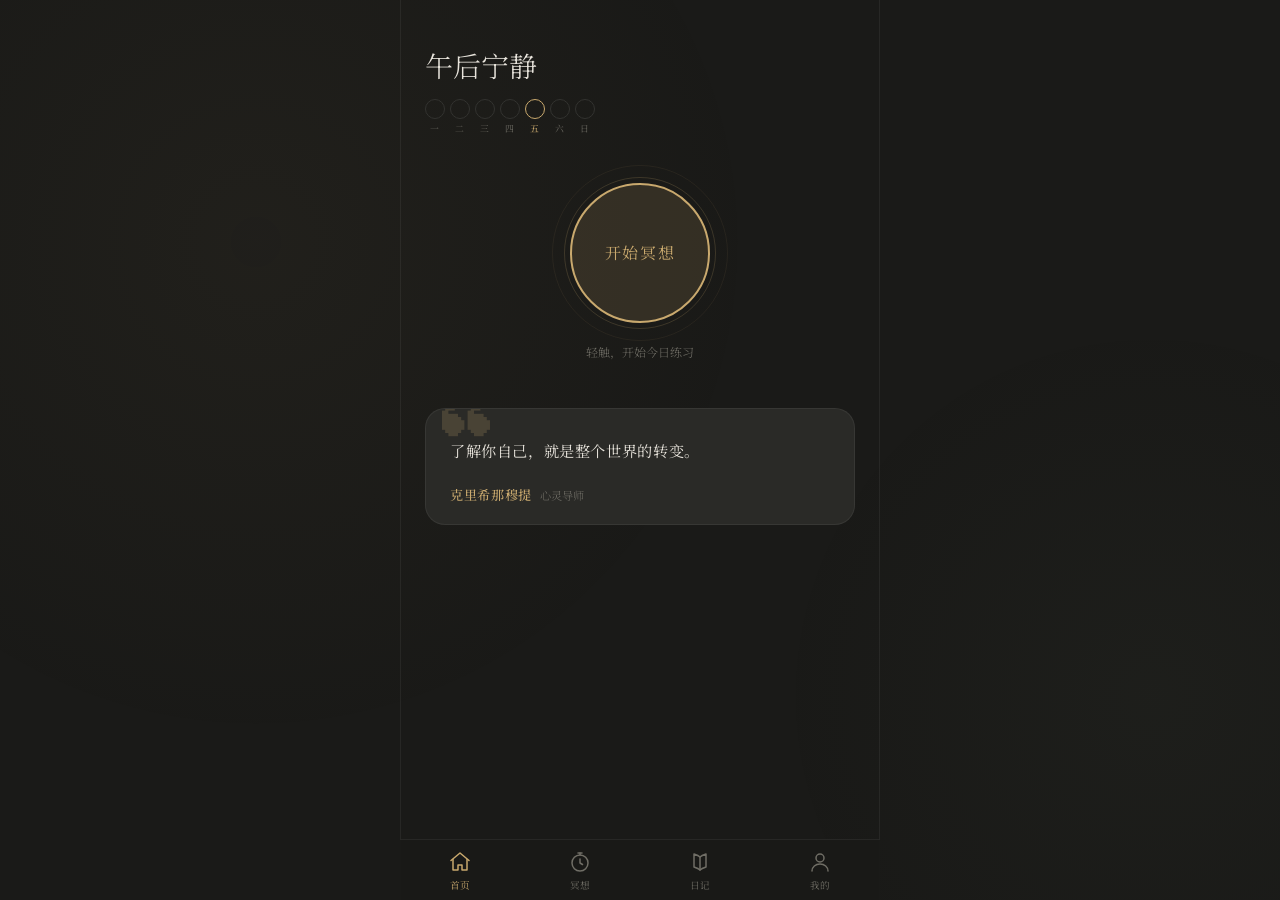
<file: index.html>
<!DOCTYPE html>
<html lang="zh-CN">
<head>
<meta charset="UTF-8">
<meta name="viewport" content="width=device-width, initial-scale=1.0">
<title>联结 · 冥想日记</title>
<link rel="preconnect" href="https://fonts.googleapis.com">
<link href="https://fonts.googleapis.com/css2?family=Noto+Serif+SC:wght@200;300;400;500;600&family=EB+Garamond:ital,wght@0,400;0,500;1,400&display=swap" rel="stylesheet">
<link rel="stylesheet" href="css/style.css">
<link rel="stylesheet" href="css/icons.css">
</head>
<body>

<div class="atmosphere"></div>

<div class="app-container">
  <div class="page-content">
    <div class="home-top">
      <div class="home-greeting">
        <h1 id="greeting-text">静坐片刻</h1>
        <!-- <p id="greeting-sub">让心安住于当下</p> -->
      </div>
      <div class="week-dots" id="week-dots"></div>
    </div>

    <div class="start-section">
      <a href="meditate.html" class="start-btn">开始冥想</a>
      <div class="start-hint">轻触，开始今日练习</div>
    </div>

    <!-- 每日金句 -->
    <div class="wisdom-section" id="wisdom-section"></div>

  </div>
</div>

<div class="tab-bar">
  <a class="tab-item active" href="index.html">
    <svg class="tab-icon" viewBox="0 0 24 24" fill="none" stroke="currentColor" stroke-width="1.5" stroke-linecap="round" stroke-linejoin="round"><path d="M3 10.5L12 3l9 7.5"/><path d="M5 9.5V20h5v-5h4v5h5V9.5"/></svg>
    <span class="tab-label">首页</span>
  </a>
  <a class="tab-item" href="meditate.html">
    <svg class="tab-icon" viewBox="0 0 24 24" fill="none" stroke="currentColor" stroke-width="1.5" stroke-linecap="round" stroke-linejoin="round"><circle cx="12" cy="13" r="8"/><path d="M12 9v4l2.5 1.5"/><path d="M12 5v-2"/><path d="M10 3h4"/></svg>
    <span class="tab-label">冥想</span>
  </a>
  <a class="tab-item" href="journal.html">
    <svg class="tab-icon" viewBox="0 0 24 24" fill="none" stroke="currentColor" stroke-width="1.5" stroke-linecap="round" stroke-linejoin="round"><path d="M12 20c-1.5-1.5-6-3-6-3V4c0 0 4.5 1.5 6 3 1.5-1.5 6-3 6-3v13c0 0-4.5 1.5-6 3z"/><path d="M12 7v13"/></svg>
    <span class="tab-label">日记</span>
  </a>
  <a class="tab-item" href="profile.html">
    <svg class="tab-icon" viewBox="0 0 24 24" fill="none" stroke="currentColor" stroke-width="1.5" stroke-linecap="round" stroke-linejoin="round"><circle cx="12" cy="8" r="4"/><path d="M4 21c0-4 3.5-7 8-7s8 3 8 7"/></svg>
    <span class="tab-label">我的</span>
  </a>
</div>

<div class="toast" id="toast"></div>

<script src="js/constants.js"></script>
<script src="js/store.js"></script>
<script src="js/utils.js"></script>
<script src="js/home.js"></script>
</body>
</html>
</file>
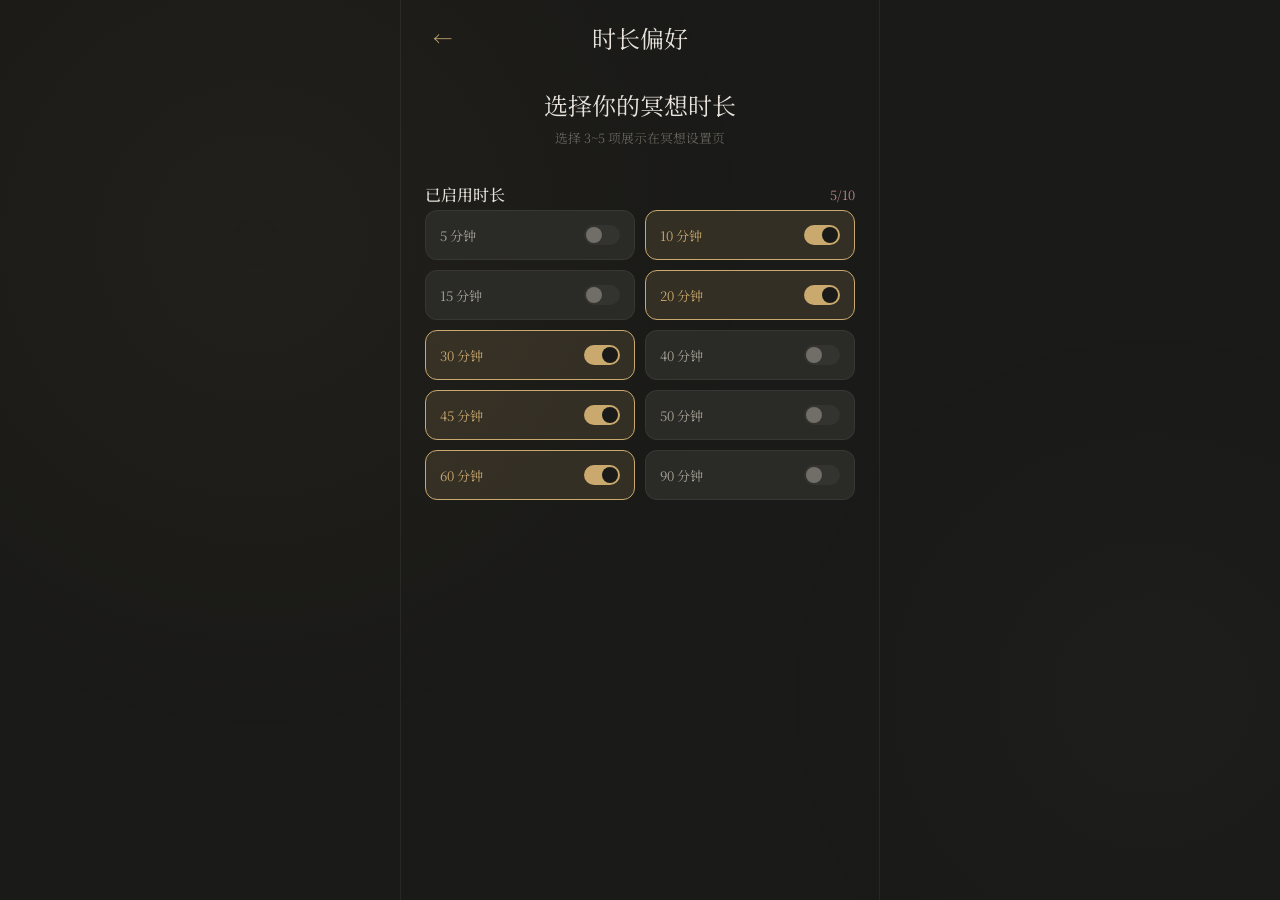
<file: dur-prefs.html>
<!DOCTYPE html>
<html lang="zh-CN">
<head>
<meta charset="UTF-8">
<meta name="viewport" content="width=device-width, initial-scale=1.0">
<title>时长偏好</title>
<link rel="preconnect" href="https://fonts.googleapis.com">
<link href="https://fonts.googleapis.com/css2?family=Noto+Serif+SC:wght@200;300;400;500;600&family=EB+Garamond:ital,wght@0,400;0,500;1,400&display=swap" rel="stylesheet">
<link rel="stylesheet" href="css/style.css">
<link rel="stylesheet" href="css/icons.css">
</head>
<body>

<div class="atmosphere"></div>

<div class="app-container">
  <div class="settings-top-bar">
    <a class="nav-back" href="settings.html" title="返回">←</a>
    <h1 class="settings-top-title">时长偏好</h1>
    <div style="width:36px"></div>
  </div>

  <div class="page-content">
    <div class="settings-header">
      <h1>选择你的冥想时长</h1>
      <p>选择 3~5 项展示在冥想设置页</p>
    </div>

    <div class="settings-section">
      <div class="settings-section-header">
        <h2>已启用时长</h2>
        <span class="settings-count" id="dur-count">5/10</span>
      </div>
      <div class="dur-toggle-grid" id="dur-toggle-grid"></div>
    </div>
  </div>
</div>

<div class="toast" id="toast"></div>

<script src="js/constants.js"></script>
<script src="js/store.js"></script>
<script src="js/utils.js"></script>
<script src="js/settings.js"></script>
</body>
</html>
</file>
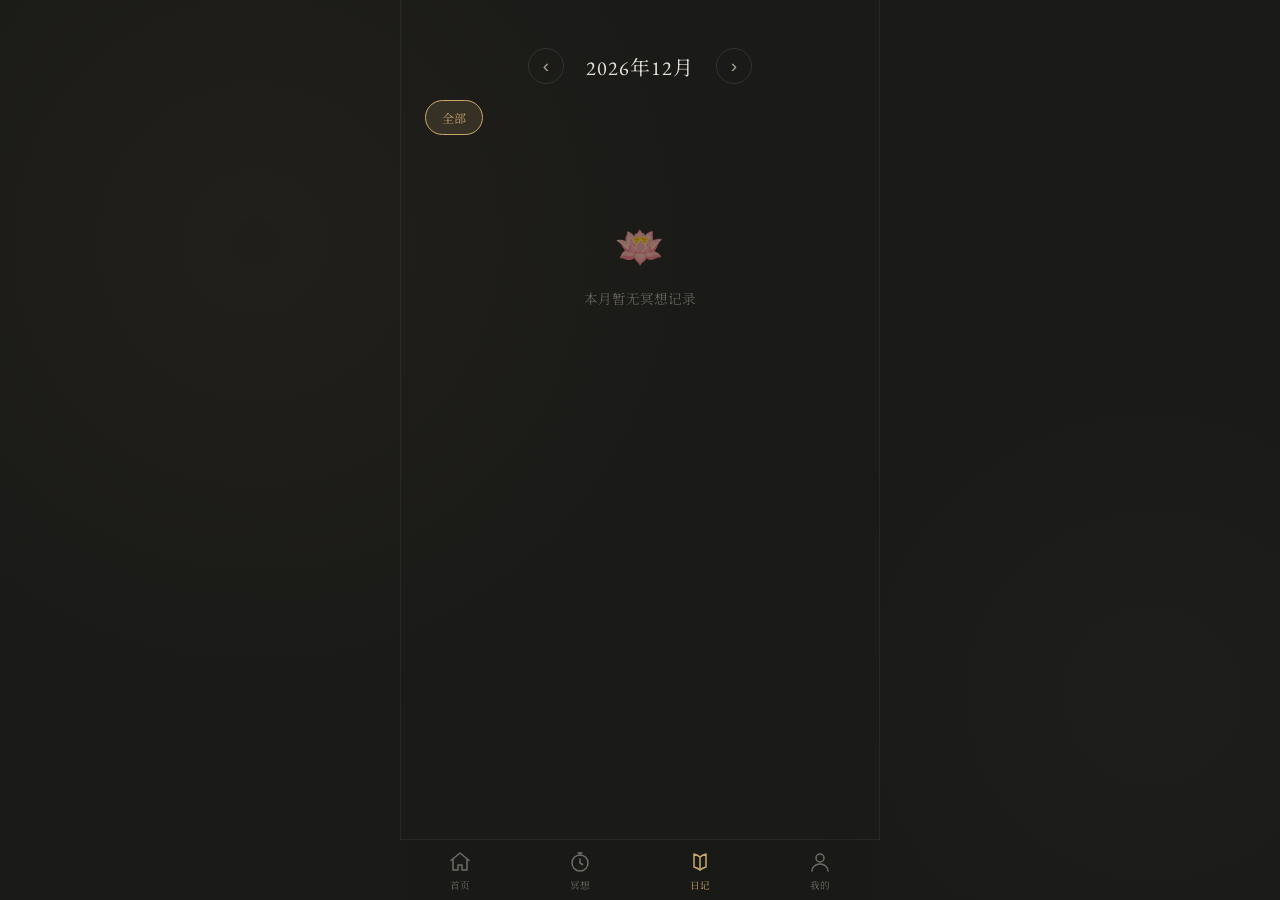
<file: journal.html>
<!DOCTYPE html>
<html lang="zh-CN">
<head>
<meta charset="UTF-8">
<meta name="viewport" content="width=device-width, initial-scale=1.0">
<title>日记 · 禅心</title>
<link rel="preconnect" href="https://fonts.googleapis.com">
<link href="https://fonts.googleapis.com/css2?family=Noto+Serif+SC:wght@200;300;400;500;600&family=EB+Garamond:ital,wght@0,400;0,500;1,400&display=swap" rel="stylesheet">
<link rel="stylesheet" href="css/style.css">
<link rel="stylesheet" href="css/icons.css">
</head>
<body>

<div class="atmosphere"></div>

<div class="app-container">
  <div class="page-content">
    <div class="journal-header">
      <div class="journal-month-nav">
        <button class="journal-month-btn" onclick="changeMonth(-1)">‹</button>
        <h1 id="journal-month-label"></h1>
        <button class="journal-month-btn" onclick="changeMonth(1)">›</button>
      </div>
    </div>

    <div class="journal-filters" id="journal-filters"></div>

    <div id="journal-entries"></div>
  </div>
</div>

<!-- Detail Modal -->
<div class="modal-overlay" id="detail-modal">
  <div class="modal-sheet" id="detail-sheet"></div>
</div>

<!-- Share Modal -->
<div class="modal-overlay" id="share-modal">
  <div class="modal-sheet" id="share-sheet"></div>
</div>

<div class="tab-bar">
  <a class="tab-item" href="index.html">
    <svg class="tab-icon" viewBox="0 0 24 24" fill="none" stroke="currentColor" stroke-width="1.5" stroke-linecap="round" stroke-linejoin="round"><path d="M3 10.5L12 3l9 7.5"/><path d="M5 9.5V20h5v-5h4v5h5V9.5"/></svg>
    <span class="tab-label">首页</span>
  </a>
  <a class="tab-item" href="meditate.html">
    <svg class="tab-icon" viewBox="0 0 24 24" fill="none" stroke="currentColor" stroke-width="1.5" stroke-linecap="round" stroke-linejoin="round"><circle cx="12" cy="13" r="8"/><path d="M12 9v4l2.5 1.5"/><path d="M12 5v-2"/><path d="M10 3h4"/></svg>
    <span class="tab-label">冥想</span>
  </a>
  <a class="tab-item active" href="journal.html">
    <svg class="tab-icon" viewBox="0 0 24 24" fill="none" stroke="currentColor" stroke-width="1.5" stroke-linecap="round" stroke-linejoin="round"><path d="M12 20c-1.5-1.5-6-3-6-3V4c0 0 4.5 1.5 6 3 1.5-1.5 6-3 6-3v13c0 0-4.5 1.5-6 3z"/><path d="M12 7v13"/></svg>
    <span class="tab-label">日记</span>
  </a>
  <a class="tab-item" href="profile.html">
    <svg class="tab-icon" viewBox="0 0 24 24" fill="none" stroke="currentColor" stroke-width="1.5" stroke-linecap="round" stroke-linejoin="round"><circle cx="12" cy="8" r="4"/><path d="M4 21c0-4 3.5-7 8-7s8 3 8 7"/></svg>
    <span class="tab-label">我的</span>
  </a>
</div>

<div class="toast" id="toast"></div>
<canvas class="share-canvas" id="share-canvas" width="600" height="800"></canvas>

<script src="js/constants.js"></script>
<script src="js/store.js"></script>
<script src="js/utils.js"></script>
<script src="js/journal.js"></script>
</body>
</html>
</file>
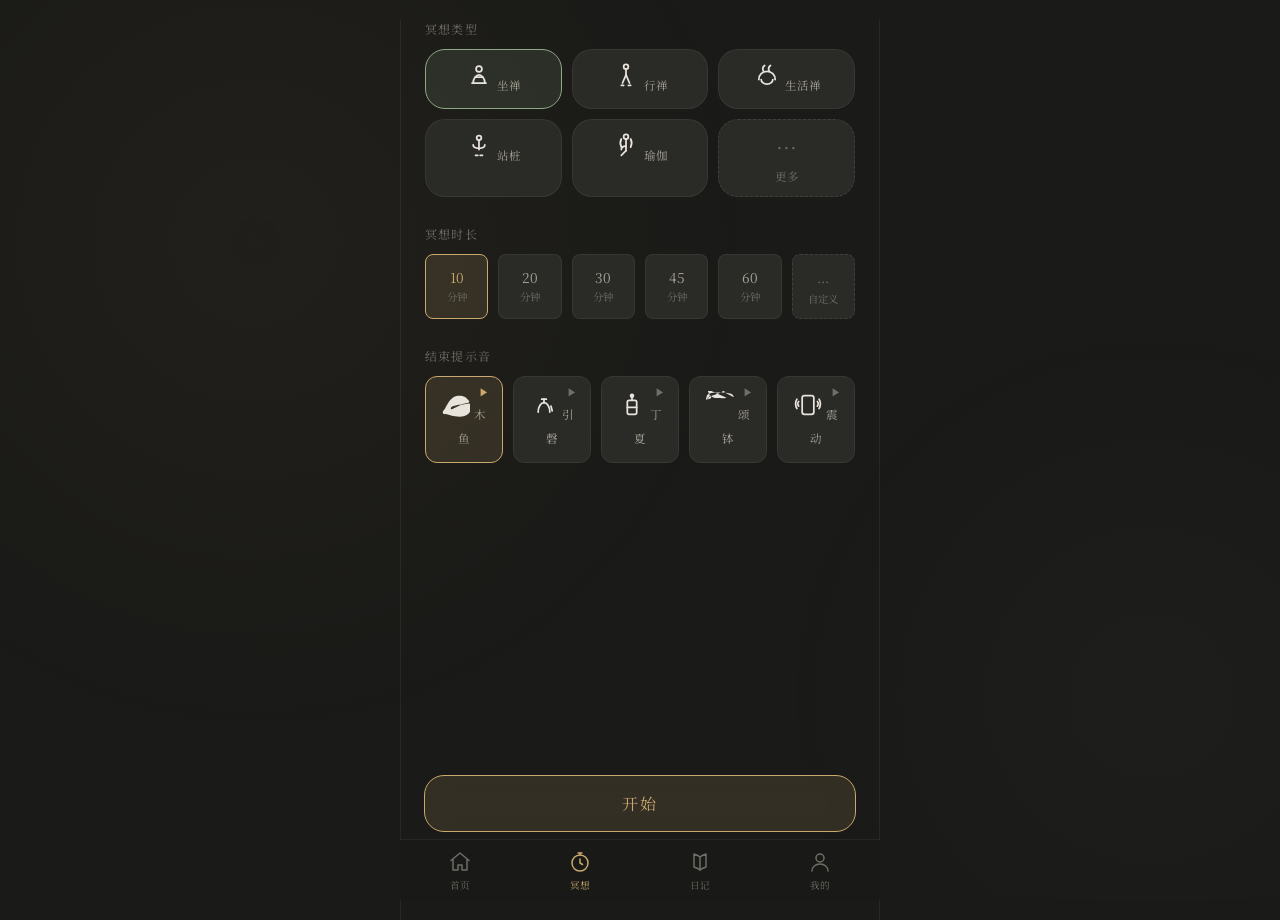
<file: meditate.html>
<!DOCTYPE html>
<html lang="zh-CN">
<head>
<meta charset="UTF-8">
<meta name="viewport" content="width=device-width, initial-scale=1.0">
<title>准备冥想</title>
<link rel="preconnect" href="https://fonts.googleapis.com">
<link href="https://fonts.googleapis.com/css2?family=Noto+Serif+SC:wght@200;300;400;500;600&family=EB+Garamond:ital,wght@0,400;0,500;1,400&display=swap" rel="stylesheet">
<link rel="stylesheet" href="css/style.css">
<link rel="stylesheet" href="css/icons.css">
</head>
<body>

<div class="atmosphere"></div>

<div class="app-container">
  <div class="page-content">

    <div class="setup-section">
      <div class="setup-label">冥想类型</div>
      <div class="type-scroll" id="type-scroll"></div>
    </div>

    <div class="setup-section">
      <div class="setup-label">冥想时长</div>
      <div class="duration-presets" id="duration-presets"></div>
    </div>

    <div class="setup-section">
      <div class="setup-label">结束提示音</div>
      <div class="sound-scroll" id="sound-scroll"></div>
    </div>

    <div class="begin-btn-spacer"></div>
  </div>

  <button class="begin-btn" id="begin-btn" onclick="beginMeditation()" disabled>开始</button>
</div>

<div class="tab-bar">
  <a class="tab-item" href="index.html">
    <svg class="tab-icon" viewBox="0 0 24 24" fill="none" stroke="currentColor" stroke-width="1.5" stroke-linecap="round" stroke-linejoin="round"><path d="M3 10.5L12 3l9 7.5"/><path d="M5 9.5V20h5v-5h4v5h5V9.5"/></svg>
    <span class="tab-label">首页</span>
  </a>
  <a class="tab-item active" href="meditate.html">
    <svg class="tab-icon" viewBox="0 0 24 24" fill="none" stroke="currentColor" stroke-width="1.5" stroke-linecap="round" stroke-linejoin="round"><circle cx="12" cy="13" r="8"/><path d="M12 9v4l2.5 1.5"/><path d="M12 5v-2"/><path d="M10 3h4"/></svg>
    <span class="tab-label">冥想</span>
  </a>
  <a class="tab-item" href="journal.html">
    <svg class="tab-icon" viewBox="0 0 24 24" fill="none" stroke="currentColor" stroke-width="1.5" stroke-linecap="round" stroke-linejoin="round"><path d="M12 20c-1.5-1.5-6-3-6-3V4c0 0 4.5 1.5 6 3 1.5-1.5 6-3 6-3v13c0 0-4.5 1.5-6 3z"/><path d="M12 7v13"/></svg>
    <span class="tab-label">日记</span>
  </a>
  <a class="tab-item" href="profile.html">
    <svg class="tab-icon" viewBox="0 0 24 24" fill="none" stroke="currentColor" stroke-width="1.5" stroke-linecap="round" stroke-linejoin="round"><circle cx="12" cy="8" r="4"/><path d="M4 21c0-4 3.5-7 8-7s8 3 8 7"/></svg>
    <span class="tab-label">我的</span>
  </a>
</div>

<div class="toast" id="toast"></div>

<!-- Type Picker Sheet -->
<div class="setup-sheet-overlay" id="type-sheet-overlay" onclick="closeTypeSheet()">
  <div class="setup-sheet" onclick="event.stopPropagation()">
    <div class="setup-sheet-handle"></div>
    <div class="setup-sheet-title">选择冥想类型</div>
    <div class="type-picker-list" id="type-picker-list"></div>
  </div>
</div>

<!-- Custom Duration Sheet -->
<div class="setup-sheet-overlay" id="dur-sheet-overlay" onclick="closeDurSheet()">
  <div class="setup-sheet" onclick="event.stopPropagation()">
    <div class="setup-sheet-handle"></div>
    <div class="setup-sheet-title">自定义时长</div>
    <div class="custom-dur-section">
      <div class="custom-dur-mode">
        <button class="custom-dur-mode-btn active" id="countdown-mode-btn" onclick="setCountUpMode(false)">倒计时</button>
        <button class="custom-dur-mode-btn" id="countup-mode-btn" onclick="setCountUpMode(true)">正计时</button>
      </div>
      <div id="custom-dur-value-section">
        <div class="custom-dur-value" id="custom-dur-value">20</div>
        <div class="custom-dur-unit">分钟</div>
      </div>
      <div id="custom-dur-infinity" style="display:none">
        <svg class="custom-dur-infinity-icon" viewBox="0 0 80 40" xmlns="http://www.w3.org/2000/svg" fill="none" stroke="currentColor" stroke-width="3.5" stroke-linecap="round">
          <path d="M20 20c0-7.7 6.3-14 14-14s14 6.3 14 14-6.3 14-14 14S20 27.7 20 20z"/>
          <path d="M40 20c0-7.7 6.3-14 14-14s14 6.3 14 14-6.3 14-14 14-14-6.3-14-14z"/>
        </svg>
      </div>
      <div id="custom-dur-slider-section">
        <input type="range" class="custom-dur-slider" id="custom-dur-slider"
               min="5" max="120" step="5" value="20" oninput="onCustomDurChange(this.value)">
        <div class="custom-dur-labels">
          <span>5分钟</span>
          <span>120分钟</span>
        </div>
      </div>
      <button class="custom-dur-confirm" onclick="confirmCustomDur()">确定</button>
    </div>
  </div>
</div>

<script src="js/constants.js"></script>
<script src="js/store.js"></script>
<script src="js/session.js"></script>
<script src="js/audio.js"></script>
<script src="js/utils.js"></script>
<script src="js/meditate.js"></script>
</body>
</html>
</file>
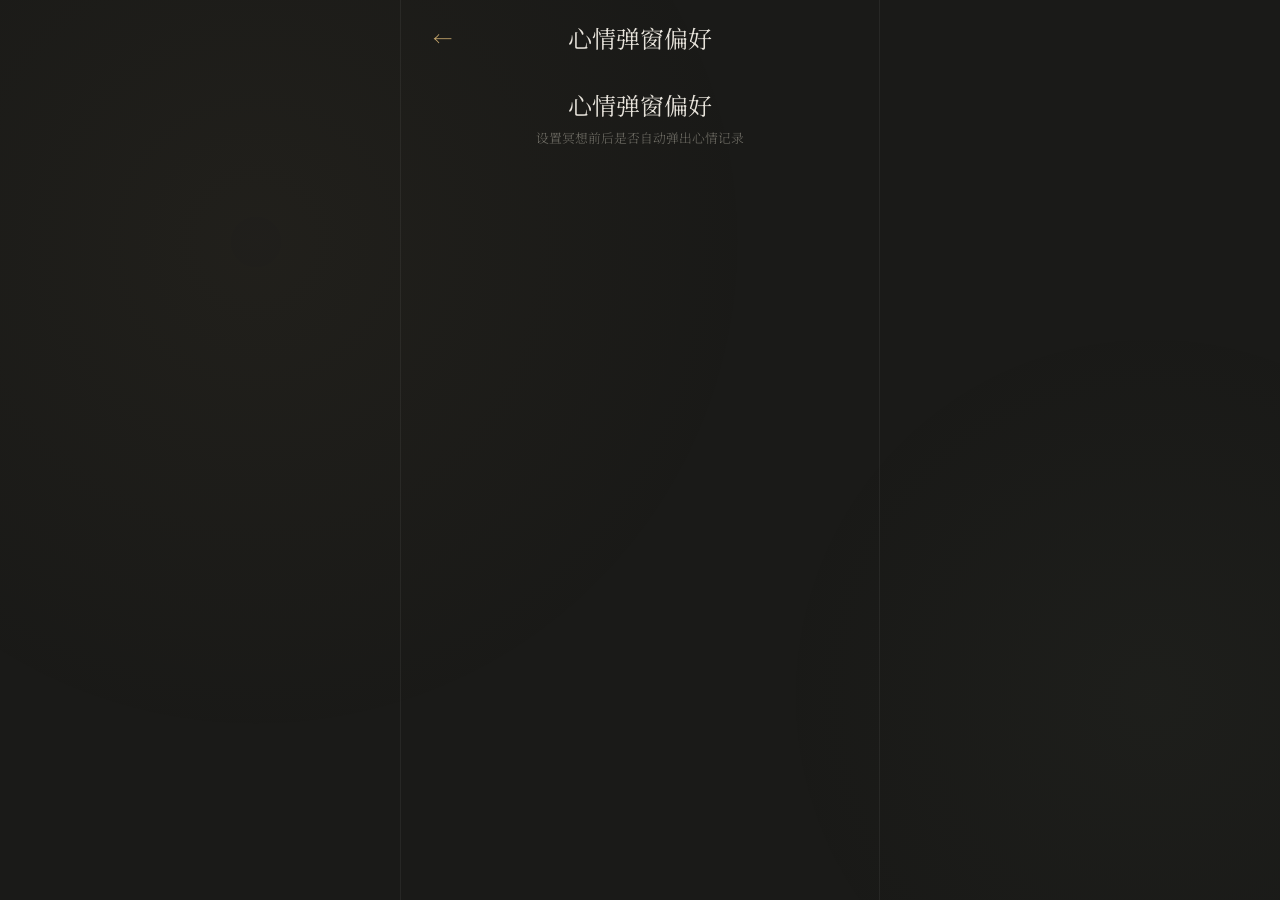
<file: mood-prefs.html>
<!DOCTYPE html>
<html lang="zh-CN">
<head>
<meta charset="UTF-8">
<meta name="viewport" content="width=device-width, initial-scale=1.0">
<title>心情弹窗偏好</title>
<link rel="preconnect" href="https://fonts.googleapis.com">
<link href="https://fonts.googleapis.com/css2?family=Noto+Serif+SC:wght@200;300;400;500;600&family=EB+Garamond:ital,wght@0,400;0,500;1,400&display=swap" rel="stylesheet">
<link rel="stylesheet" href="css/style.css">
<link rel="stylesheet" href="css/icons.css">
</head>
<body>

<div class="atmosphere"></div>

<div class="app-container">
  <div class="settings-top-bar">
    <a class="nav-back" href="settings.html" title="返回">←</a>
    <h1 class="settings-top-title">心情弹窗偏好</h1>
    <div style="width:36px"></div>
  </div>

  <div class="page-content">
    <div class="settings-header">
      <h1>心情弹窗偏好</h1>
      <p>设置冥想前后是否自动弹出心情记录</p>
    </div>

    <div class="settings-section">
      <div class="mood-popup-toggle-list" id="mood-popup-toggle-list"></div>
    </div>
  </div>
</div>

<div class="toast" id="toast"></div>

<script src="js/constants.js"></script>
<script src="js/store.js"></script>
<script src="js/utils.js"></script>
<script src="js/settings.js"></script>
</body>
</html>
</file>
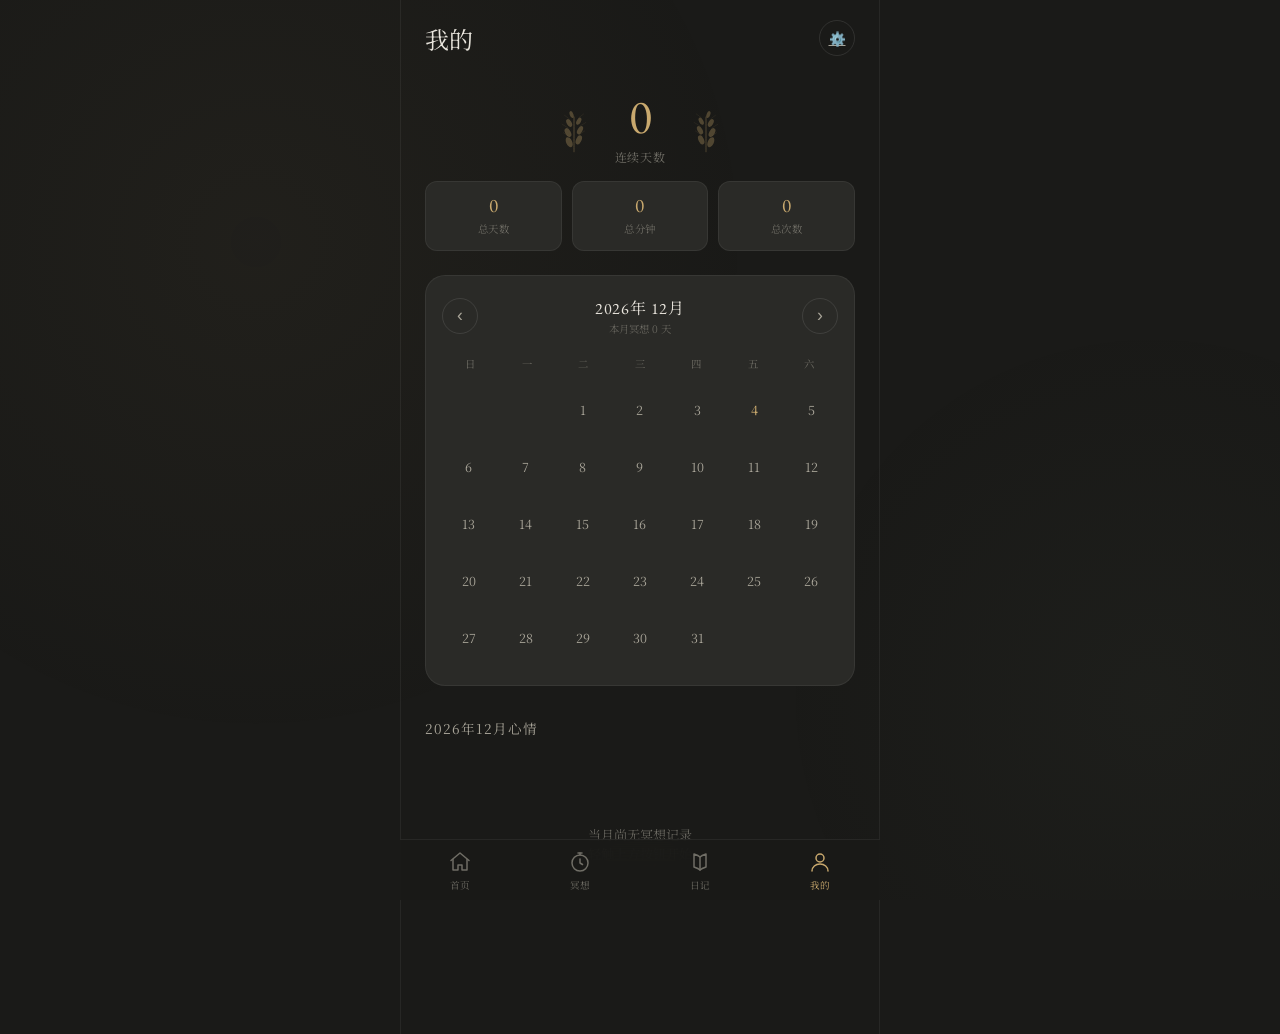
<file: profile.html>
<!DOCTYPE html>
<html lang="zh-CN">
<head>
<meta charset="UTF-8">
<meta name="viewport" content="width=device-width, initial-scale=1.0">
<title>我的</title>
<link rel="preconnect" href="https://fonts.googleapis.com">
<link href="https://fonts.googleapis.com/css2?family=Noto+Serif+SC:wght@200;300;400;500;600&family=EB+Garamond:ital,wght@0,400;0,500;1,400&display=swap" rel="stylesheet">
<link rel="stylesheet" href="css/style.css">
<link rel="stylesheet" href="css/icons.css">
</head>
<body>

<div class="atmosphere"></div>

<div class="app-container">
  <!-- 页面顶栏：标题 + 设置按钮 -->
  <div class="profile-top-bar">
    <h1 class="profile-title">我的</h1>
    <a class="nav-btn" href="settings.html" title="设置">⚙️</a>
  </div>

  <div class="page-content">
    <!-- 数据概况（可点击跳转统计页） -->
    <div class="profile-stats" onclick="location.href='stats.html'">
      <div class="profile-stat-highlight">
        <svg class="wheat-deco wheat-left" viewBox="0 0 60 80" fill="none" xmlns="http://www.w3.org/2000/svg">
          <!-- 左侧稻穗 -->
          <path d="M30 78 C30 78 30 50 30 20" stroke="currentColor" stroke-width="1.2" stroke-linecap="round"/>
          <!-- 谷粒：从下到上，从大到小 -->
          <ellipse cx="22" cy="62" rx="5" ry="9" transform="rotate(-25 22 62)"/>
          <ellipse cx="38" cy="58" rx="4.5" ry="8" transform="rotate(25 38 58)"/>
          <ellipse cx="20" cy="46" rx="4.5" ry="8" transform="rotate(-30 20 46)"/>
          <ellipse cx="40" cy="42" rx="4" ry="7.5" transform="rotate(30 40 42)"/>
          <ellipse cx="22" cy="30" rx="4" ry="7" transform="rotate(-30 22 30)"/>
          <ellipse cx="38" cy="27" rx="3.5" ry="6.5" transform="rotate(28 38 27)"/>
          <ellipse cx="26" cy="16" rx="3" ry="6" transform="rotate(-20 26 16)"/>
          <!-- 芒须 -->
          <line x1="22" y1="53" x2="12" y2="46" stroke="currentColor" stroke-width="0.6" stroke-linecap="round" opacity="0.5"/>
          <line x1="38" y1="50" x2="48" y2="43" stroke="currentColor" stroke-width="0.6" stroke-linecap="round" opacity="0.5"/>
          <line x1="20" y1="38" x2="10" y2="32" stroke="currentColor" stroke-width="0.6" stroke-linecap="round" opacity="0.5"/>
          <line x1="40" y1="35" x2="50" y2="29" stroke="currentColor" stroke-width="0.6" stroke-linecap="round" opacity="0.5"/>
          <line x1="22" y1="23" x2="14" y2="17" stroke="currentColor" stroke-width="0.6" stroke-linecap="round" opacity="0.5"/>
          <line x1="38" y1="21" x2="46" y2="15" stroke="currentColor" stroke-width="0.6" stroke-linecap="round" opacity="0.5"/>
        </svg>
        <div class="profile-stat-highlight-inner">
          <div class="profile-stat-highlight-value" id="p-streak">0</div>
          <div class="profile-stat-highlight-label">连续天数</div>
        </div>
        <svg class="wheat-deco wheat-right" viewBox="0 0 60 80" fill="none" xmlns="http://www.w3.org/2000/svg">
          <!-- 右侧稻穗（镜像） -->
          <path d="M30 78 C30 78 30 50 30 20" stroke="currentColor" stroke-width="1.2" stroke-linecap="round"/>
          <ellipse cx="22" cy="62" rx="5" ry="9" transform="rotate(-25 22 62)"/>
          <ellipse cx="38" cy="58" rx="4.5" ry="8" transform="rotate(25 38 58)"/>
          <ellipse cx="20" cy="46" rx="4.5" ry="8" transform="rotate(-30 20 46)"/>
          <ellipse cx="40" cy="42" rx="4" ry="7.5" transform="rotate(30 40 42)"/>
          <ellipse cx="22" cy="30" rx="4" ry="7" transform="rotate(-30 22 30)"/>
          <ellipse cx="38" cy="27" rx="3.5" ry="6.5" transform="rotate(28 38 27)"/>
          <ellipse cx="26" cy="16" rx="3" ry="6" transform="rotate(-20 26 16)"/>
          <line x1="22" y1="53" x2="12" y2="46" stroke="currentColor" stroke-width="0.6" stroke-linecap="round" opacity="0.5"/>
          <line x1="38" y1="50" x2="48" y2="43" stroke="currentColor" stroke-width="0.6" stroke-linecap="round" opacity="0.5"/>
          <line x1="20" y1="38" x2="10" y2="32" stroke="currentColor" stroke-width="0.6" stroke-linecap="round" opacity="0.5"/>
          <line x1="40" y1="35" x2="50" y2="29" stroke="currentColor" stroke-width="0.6" stroke-linecap="round" opacity="0.5"/>
          <line x1="22" y1="23" x2="14" y2="17" stroke="currentColor" stroke-width="0.6" stroke-linecap="round" opacity="0.5"/>
          <line x1="38" y1="21" x2="46" y2="15" stroke="currentColor" stroke-width="0.6" stroke-linecap="round" opacity="0.5"/>
        </svg>
      </div>
      <div class="profile-stat-row">
        <div class="profile-stat-item">
          <div class="profile-stat-value" id="p-total">0</div>
          <div class="profile-stat-label">总天数</div>
        </div>
        <div class="profile-stat-item">
          <div class="profile-stat-value" id="p-minutes">0</div>
          <div class="profile-stat-label">总分钟</div>
        </div>
        <div class="profile-stat-item">
          <div class="profile-stat-value" id="p-month">0</div>
          <div class="profile-stat-label">总次数</div>
        </div>
      </div>
    </div>

    <!-- 冥想日历 -->
    <div class="calendar-section">
      <div class="calendar-header">
        <button class="calendar-nav-btn" onclick="changeMonth(-1)">‹</button>
        <div class="calendar-title-group">
          <span class="calendar-month-label" id="calendar-month-label"></span>
          <span class="calendar-month-sub" id="calendar-month-sub"></span>
        </div>
        <button class="calendar-nav-btn" onclick="changeMonth(1)">›</button>
      </div>
      <div class="calendar-weekdays">
        <span>日</span><span>一</span><span>二</span><span>三</span><span>四</span><span>五</span><span>六</span>
      </div>
      <div class="calendar-days" id="calendar-days"></div>
    </div>

    <!-- 选中日期的记录列表 -->
    <div class="calendar-day-detail" id="calendar-day-detail"></div>

    <!-- 本月心情散点图 -->
    <div class="mood-scatter-section">
      <div class="section-header">
        <h2 id="mood-scatter-title">本月心情</h2>
      </div>
      <div class="mood-scatter-container" id="mood-scatter">
        <div class="mood-scatter-empty">尚无冥想记录</div>
      </div>
    </div>
  </div>
</div>

<div class="tab-bar">
  <a class="tab-item" href="index.html">
    <svg class="tab-icon" viewBox="0 0 24 24" fill="none" stroke="currentColor" stroke-width="1.5" stroke-linecap="round" stroke-linejoin="round"><path d="M3 10.5L12 3l9 7.5"/><path d="M5 9.5V20h5v-5h4v5h5V9.5"/></svg>
    <span class="tab-label">首页</span>
  </a>
  <a class="tab-item" href="meditate.html">
    <svg class="tab-icon" viewBox="0 0 24 24" fill="none" stroke="currentColor" stroke-width="1.5" stroke-linecap="round" stroke-linejoin="round"><circle cx="12" cy="13" r="8"/><path d="M12 9v4l2.5 1.5"/><path d="M12 5v-2"/><path d="M10 3h4"/></svg>
    <span class="tab-label">冥想</span>
  </a>
  <a class="tab-item" href="journal.html">
    <svg class="tab-icon" viewBox="0 0 24 24" fill="none" stroke="currentColor" stroke-width="1.5" stroke-linecap="round" stroke-linejoin="round"><path d="M12 20c-1.5-1.5-6-3-6-3V4c0 0 4.5 1.5 6 3 1.5-1.5 6-3 6-3v13c0 0-4.5 1.5-6 3z"/><path d="M12 7v13"/></svg>
    <span class="tab-label">日记</span>
  </a>
  <a class="tab-item active" href="profile.html">
    <svg class="tab-icon" viewBox="0 0 24 24" fill="none" stroke="currentColor" stroke-width="1.5" stroke-linecap="round" stroke-linejoin="round"><circle cx="12" cy="8" r="4"/><path d="M4 21c0-4 3.5-7 8-7s8 3 8 7"/></svg>
    <span class="tab-label">我的</span>
  </a>
</div>

<div class="toast" id="toast"></div>

<script src="js/constants.js"></script>
<script src="js/store.js"></script>
<script src="js/utils.js"></script>
<script src="js/profile.js"></script>
</body>
</html>
</file>
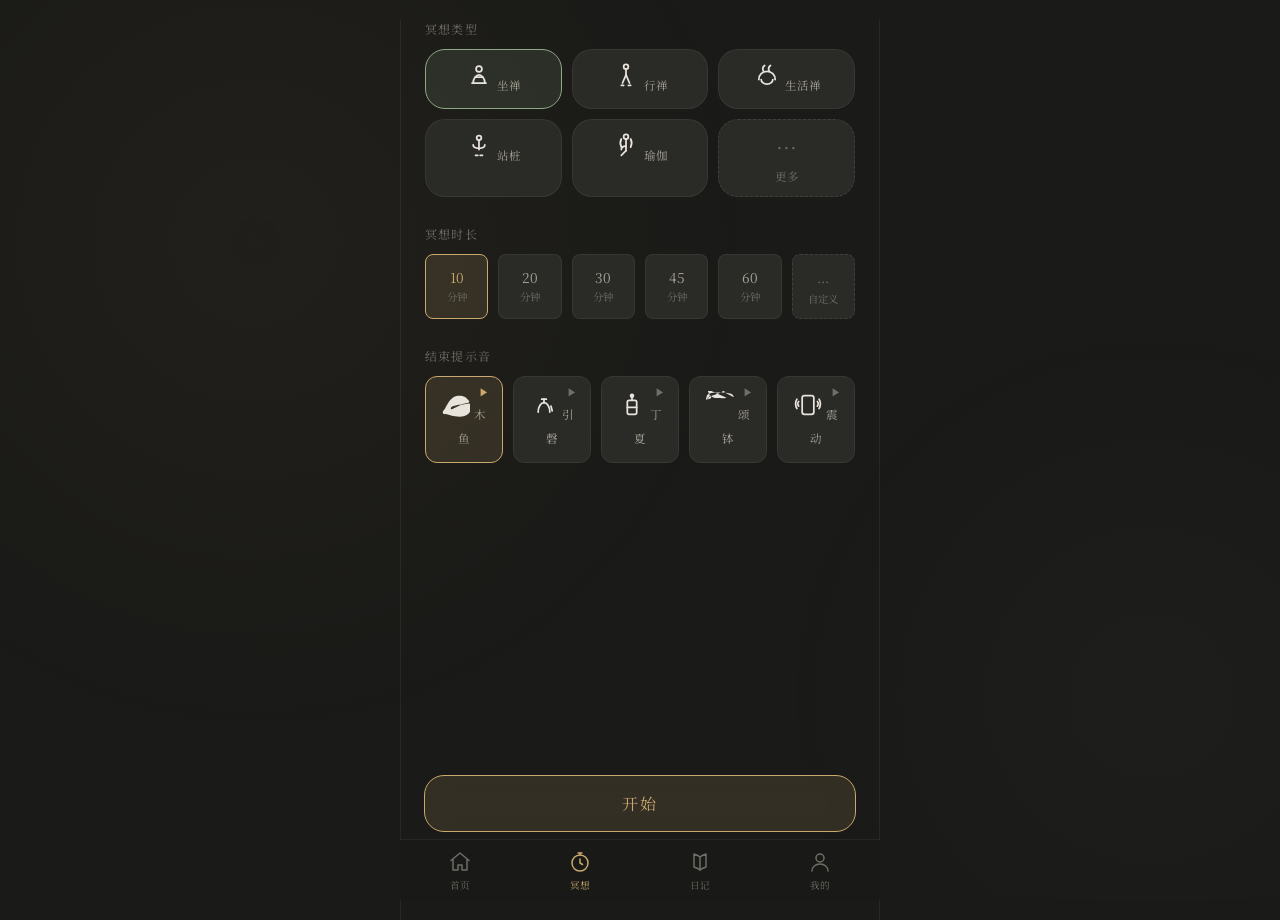
<file: reflection.html>
<!DOCTYPE html>
<html lang="zh-CN">
<head>
<meta charset="UTF-8">
<meta name="viewport" content="width=device-width, initial-scale=1.0">
<title>记录</title>
<link rel="preconnect" href="https://fonts.googleapis.com">
<link href="https://fonts.googleapis.com/css2?family=Noto+Serif+SC:wght@200;300;400;500;600&family=EB+Garamond:ital,wght@0,400;0,500;1,400&display=swap" rel="stylesheet">
<link rel="stylesheet" href="css/style.css">
<link rel="stylesheet" href="css/icons.css">
</head>
<body class="immersive-body">

<div class="atmosphere immersive-atmosphere"></div>

<div class="immersive-container">
  <div class="reflection-header">
    <h1>冥想结束</h1>
    <p id="reflection-duration">本次冥想 10 分钟</p>
  </div>

  <div class="setup-section">
    <div class="setup-label">此刻心情</div>
    <div class="mood-trigger" id="mood-after-trigger" onclick="openReflectionMoodSheet()">
      <span class="mood-trigger-icon" id="mood-trigger-icon">😌</span>
      <span class="mood-trigger-text" id="mood-trigger-text">点击选择心情</span>
    </div>
  </div>

  <div class="reflection-section">
    <div class="setup-label">冥想感悟</div>
    <textarea class="insight-textarea" id="insight-text" placeholder="写下此刻的感受、觉察或领悟..."></textarea>
  </div>

  <div class="reflection-actions">
    <button class="save-btn" onclick="saveEntry()">保存记录</button>
    <button class="discard-btn" onclick="goBackToMeditate()">放弃记录</button>
  </div>
</div>

<!-- Mood Sheet (Two-step) -->
<div class="setup-sheet-overlay" id="mood-ref-sheet-overlay" onclick="closeReflectionMoodSheet()">
  <div class="setup-sheet" onclick="event.stopPropagation()">
    <div class="setup-sheet-handle"></div>

    <div class="mood-sheet-header">
      <button class="mood-sheet-back hidden" id="mood-ref-back-btn" onclick="moodRefSheetBack()">←</button>
      <div class="mood-sheet-title-center" id="mood-ref-title">此刻心情</div>
      <button class="mood-sheet-close" onclick="closeReflectionMoodSheet()">✕</button>
    </div>

    <div id="mood-ref-step1">
      <div class="mood-cat-row" id="mood-ref-cat-row"></div>
    </div>

    <div class="mood-feelings-wrap" id="mood-ref-step2">
      <div class="mood-feelings-label">选择你的感受（可多选）</div>
      <div class="mood-feelings-grid" id="mood-ref-feelings-grid"></div>
      <button class="mood-feelings-confirm" id="mood-ref-confirm-btn" onclick="confirmRefMoodSelection()" disabled>确认</button>
    </div>
  </div>
</div>

<script src="js/constants.js"></script>
<script src="js/store.js"></script>
<script src="js/session.js"></script>
<script src="js/audio.js"></script>
<script src="js/utils.js"></script>
<script src="js/reflection.js"></script>
</body>
</html>
</file>
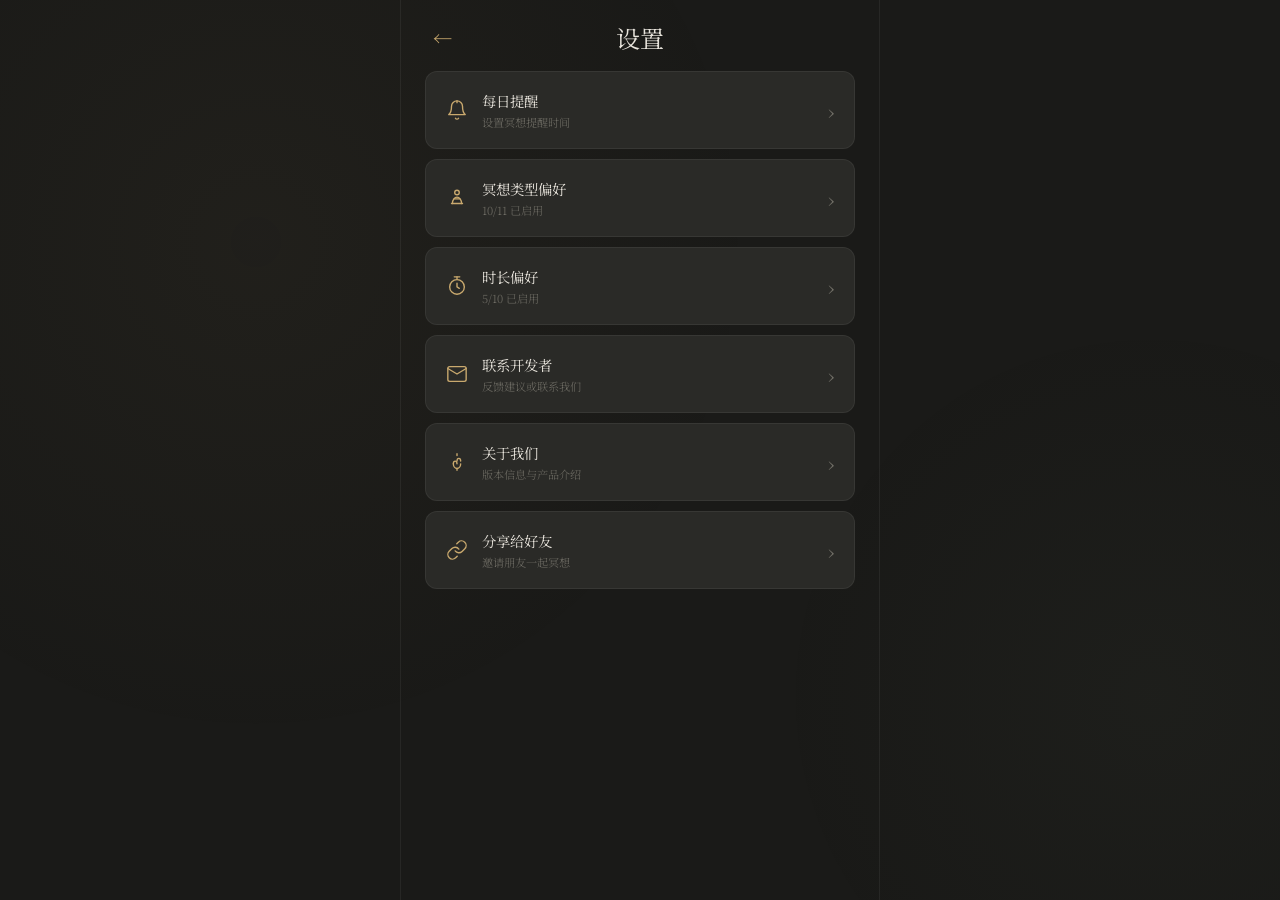
<file: settings.html>
<!DOCTYPE html>
<html lang="zh-CN">
<head>
<meta charset="UTF-8">
<meta name="viewport" content="width=device-width, initial-scale=1.0">
<title>设置</title>
<link rel="preconnect" href="https://fonts.googleapis.com">
<link href="https://fonts.googleapis.com/css2?family=Noto+Serif+SC:wght@200;300;400;500;600&family=EB+Garamond:ital,wght@0,400;0,500;1,400&display=swap" rel="stylesheet">
<link rel="stylesheet" href="css/style.css">
<link rel="stylesheet" href="css/icons.css">
</head>
<body>

<div class="atmosphere"></div>

<div class="app-container">
  <div class="settings-top-bar">
    <a class="nav-back" href="profile.html" title="返回">←</a>
    <h1 class="settings-top-title">设置</h1>
    <div style="width:36px"></div>
  </div>

  <div class="page-content">
    <div class="settings-list">
      <!-- 每日提醒 -->
      <div class="settings-row" onclick="showToast('即将上线，敬请期待')">
        <div class="settings-row-left">
          <span class="settings-row-icon" data-icon="bell"></span>
          <div class="settings-row-info">
            <span class="settings-row-title">每日提醒</span>
            <span class="settings-row-sub">设置冥想提醒时间</span>
          </div>
        </div>
        <span class="settings-row-arrow">›</span>
      </div>

      <!-- 冥想类型偏好 -->
      <a class="settings-row" href="type-prefs.html">
        <div class="settings-row-left">
          <span class="settings-row-icon" data-icon="meditation"></span>
          <div class="settings-row-info">
            <span class="settings-row-title">冥想类型偏好</span>
            <span class="settings-row-sub" id="type-prefs-sub">7/20 已启用</span>
          </div>
        </div>
        <span class="settings-row-arrow">›</span>
      </a>

      <!-- 时长偏好 -->
      <a class="settings-row" href="dur-prefs.html">
        <div class="settings-row-left">
          <span class="settings-row-icon" data-icon="timer"></span>
          <div class="settings-row-info">
            <span class="settings-row-title">时长偏好</span>
            <span class="settings-row-sub" id="dur-prefs-sub">5/10 已启用</span>
          </div>
        </div>
        <span class="settings-row-arrow">›</span>
      </a>

      <!-- 联系开发者 -->
      <div class="settings-row" onclick="openContact()">
        <div class="settings-row-left">
          <span class="settings-row-icon" data-icon="mail"></span>
          <div class="settings-row-info">
            <span class="settings-row-title">联系开发者</span>
            <span class="settings-row-sub">反馈建议或联系我们</span>
          </div>
        </div>
        <span class="settings-row-arrow">›</span>
      </div>

      <!-- 关于我们 -->
      <div class="settings-row" onclick="openAbout()">
        <div class="settings-row-left">
          <span class="settings-row-icon" data-icon="hands"></span>
          <div class="settings-row-info">
            <span class="settings-row-title">关于我们</span>
            <span class="settings-row-sub">版本信息与产品介绍</span>
          </div>
        </div>
        <span class="settings-row-arrow">›</span>
      </div>

      <!-- 分享给好友 -->
      <div class="settings-row" onclick="openShare()">
        <div class="settings-row-left">
          <span class="settings-row-icon" data-icon="link"></span>
          <div class="settings-row-info">
            <span class="settings-row-title">分享给好友</span>
            <span class="settings-row-sub">邀请朋友一起冥想</span>
          </div>
        </div>
        <span class="settings-row-arrow">›</span>
      </div>
    </div>
  </div>
</div>

<!-- 联系开发者弹窗 -->
<div class="about-overlay" id="contact-overlay" onclick="closeContact(event)">
  <div class="about-sheet" onclick="event.stopPropagation()">
    <div class="about-sheet-handle"></div>
    <div class="about-name">联系开发者</div>
    <div class="about-desc">
      感谢您使用联结 · 冥想日记<br><br>
      如果您有任何建议、反馈或想法，<br>
      欢迎通过以下方式联系我们：
    </div>
    <div class="contact-methods">
      <div class="contact-method" onclick="copyEmail()">
        <span class="contact-method-icon" data-icon="envelope"></span>
        <div class="contact-method-info">
          <span class="contact-method-label">邮箱</span>
          <span class="contact-method-value" id="contact-email">utopiazen.163.com</span>
        </div>
        <span class="contact-method-action">复制</span>
      </div>
      <div class="contact-method" onclick="copyWechat()">
        <span class="contact-method-icon" data-icon="chat"></span>
        <div class="contact-method-info">
          <span class="contact-method-label">微信</span>
          <span class="contact-method-value" id="contact-wechat">caozhongwei9</span>
        </div>
        <span class="contact-method-action">复制</span>
      </div>
    </div>
    <button class="about-close-btn" onclick="closeContact()">关闭</button>
  </div>
</div>

<!-- 分享给好友弹窗 -->
<div class="about-overlay" id="share-friend-overlay" onclick="closeShareFriend(event)">
  <div class="about-sheet" onclick="event.stopPropagation()">
    <div class="about-sheet-handle"></div>
    <div class="share-friend-icon" data-icon="link"></div>
    <div class="about-name">分享给好友</div>
    <div class="about-desc">
      邀请朋友一起开始冥想之旅，<br>
      让正念成为生活的一部分。
    </div>
    <div class="share-friend-actions">
      <button class="share-friend-btn primary" onclick="copyShareLink()">
        <span class="share-friend-btn-icon" data-icon="clipboard"></span>
        复制链接
      </button>
      <button class="share-friend-btn wechat" onclick="shareToWechat()">
        <span class="share-friend-btn-icon" data-icon="heart"></span>
        微信分享
      </button>
    </div>
    <div class="share-friend-tip" id="share-friend-tip"></div>
    <button class="about-close-btn" onclick="closeShareFriend()">关闭</button>
  </div>
</div>

<!-- 关于我们弹窗 -->
<div class="about-overlay" id="about-overlay" onclick="closeAbout(event)">
  <div class="about-sheet" onclick="event.stopPropagation()">
    <div class="about-sheet-handle"></div>
    <div class="about-logo">联结</div>
    <div class="about-name">联结 · 冥想日记</div>
    <div class="about-version">v1.0.0</div>
    <div class="about-desc">
      以佛教禅修传统为根基，融合现代极简设计美学，<br>
      帮助修行者建立持续、有觉知的冥想习惯。<br><br>
      纯前端应用，数据完全本地存储，<br>
      无需注册，无需联网，无任何数据上传。
    </div>
    <div class="about-divider"></div>
    <div class="about-footer">
      <span>诸行无常，是生灭法</span>
    </div>
    <button class="about-close-btn" onclick="closeAbout()">关闭</button>
  </div>
</div>

<div class="toast" id="toast"></div>

<script src="js/constants.js"></script>
<script src="js/store.js"></script>
<script src="js/utils.js"></script>
<script src="js/settings.js"></script>
</body>
</html>
</file>
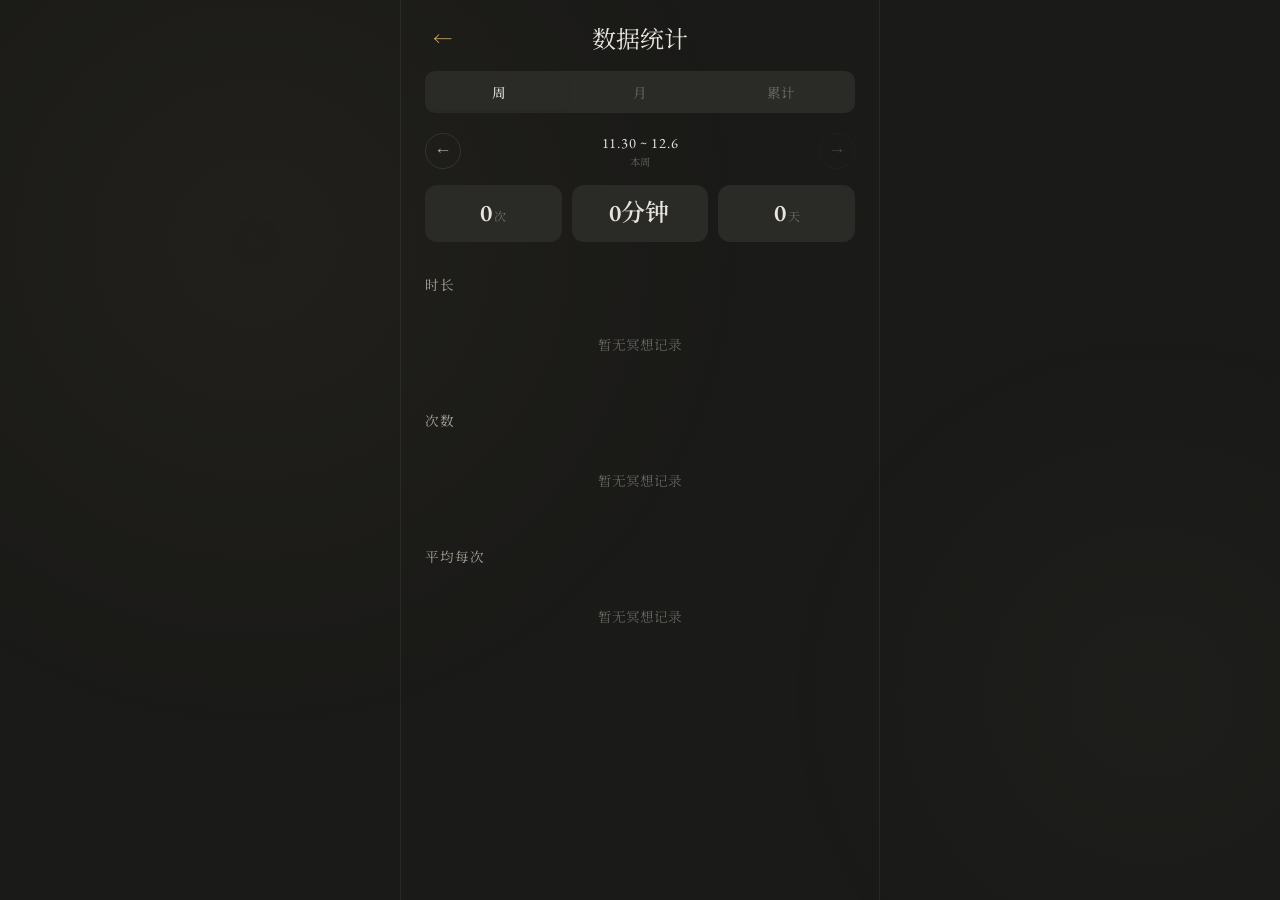
<file: stats.html>
<!DOCTYPE html>
<html lang="zh-CN">
<head>
<meta charset="UTF-8">
<meta name="viewport" content="width=device-width, initial-scale=1.0">
<title>数据统计</title>
<link rel="preconnect" href="https://fonts.googleapis.com">
<link href="https://fonts.googleapis.com/css2?family=Noto+Serif+SC:wght@200;300;400;500;600&family=EB+Garamond:ital,wght@0,400;0,500;1,400&display=swap" rel="stylesheet">
<link rel="stylesheet" href="css/style.css">
<link rel="stylesheet" href="css/icons.css">
</head>
<body>

<div class="atmosphere"></div>

<div class="app-container">
  <div class="settings-top-bar">
    <a class="nav-back" href="profile.html" title="返回">←</a>
    <h1 class="settings-top-title">数据统计</h1>
    <div style="width:36px"></div>
  </div>

  <div class="page-content">
    <!-- Period Tabs -->
    <div class="stats-tabs">
      <button class="stats-tab active" data-period="week" onclick="switchPeriod('week')">周</button>
      <button class="stats-tab" data-period="month" onclick="switchPeriod('month')">月</button>
      <button class="stats-tab" data-period="all" onclick="switchPeriod('all')">累计</button>
    </div>

    <!-- 7-Day Practice Indicator (week only) -->
    <!-- <div class="stats-week-dots" id="stats-week-dots"></div> -->

    <!-- Week Navigation (week only) -->
    <div class="stats-week-nav" id="stats-week-nav"></div>

    <!-- Month Navigation (month only) -->
    <div class="stats-month-nav" id="stats-month-nav"></div>

    <!-- Summary Cards -->
    <div class="stats-summary" id="stats-summary"></div>

    <!-- Personal Best (all-time only) -->
    <div class="stats-personal-best" id="stats-personal-best"></div>

    <!-- 时长统计 -->
    <div class="stats-type-section">
      <div class="section-header">
        <h2>时长</h2>
      </div>
      <div class="stats-type-list" id="stats-duration-list"></div>
    </div>

    <!-- 次数统计 -->
    <div class="stats-type-section">
      <div class="section-header">
        <h2>次数</h2>
      </div>
      <div class="stats-type-list" id="stats-count-list"></div>
    </div>

    <!-- 平均每次时长统计 -->
    <div class="stats-type-section">
      <div class="section-header">
        <h2>平均每次</h2>
      </div>
      <div class="stats-type-list" id="stats-avg-list"></div>
    </div>
  </div>
</div>

<div class="toast" id="toast"></div>

<script src="js/constants.js"></script>
<script src="js/store.js"></script>
<script src="js/utils.js"></script>
<script src="js/stats.js"></script>
</body>
</html>
</file>
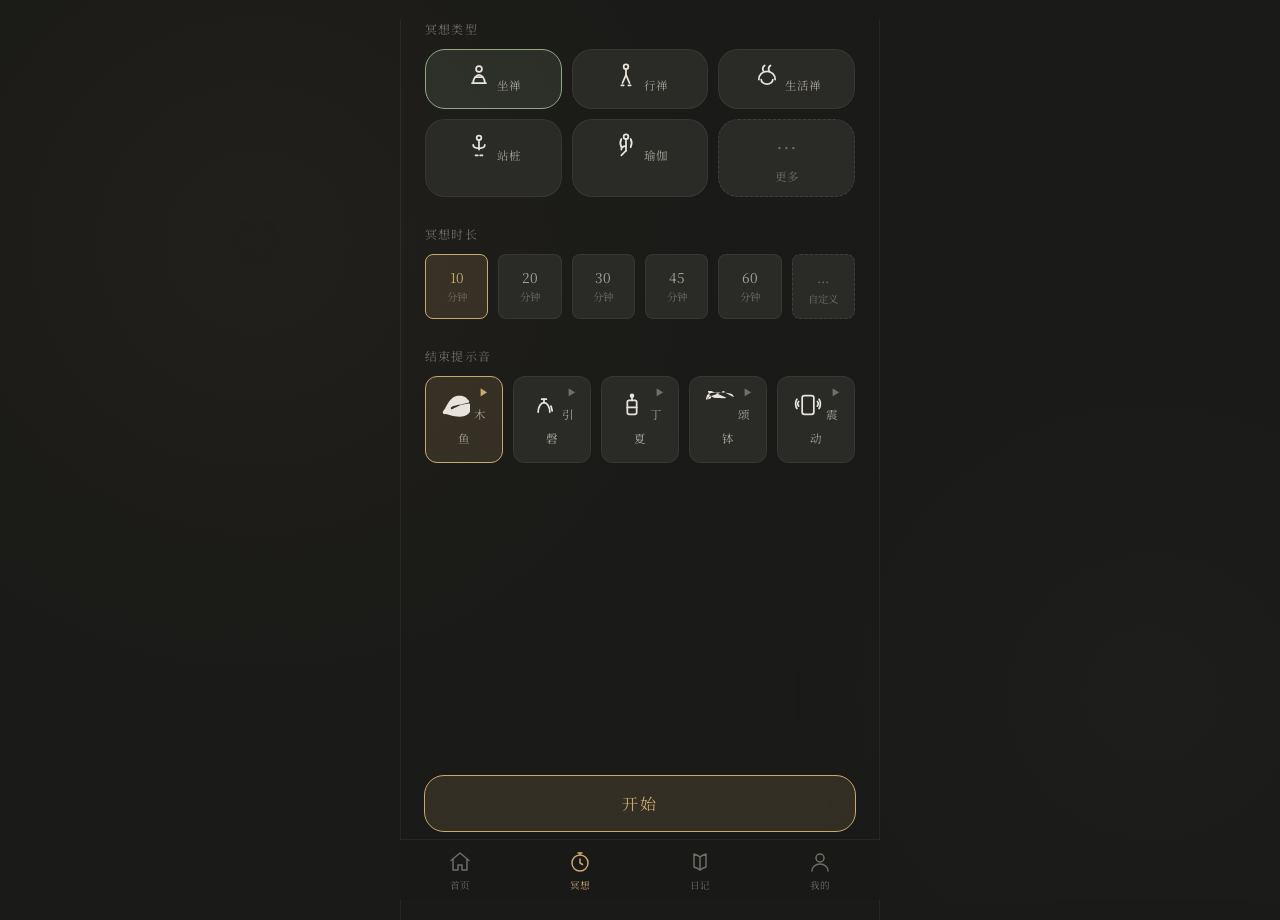
<file: timer.html>
<!DOCTYPE html>
<html lang="zh-CN">
<head>
<meta charset="UTF-8">
<meta name="viewport" content="width=device-width, initial-scale=1.0, user-scalable=no">
<title>计时</title>
<link rel="preconnect" href="https://fonts.googleapis.com">
<link href="https://fonts.googleapis.com/css2?family=Noto+Serif+SC:wght@200;300;400;500;600&family=EB+Garamond:ital,wght@0,400;0,500;1,400&display=swap" rel="stylesheet">
<link rel="stylesheet" href="css/style.css">
<link rel="stylesheet" href="css/icons.css">
</head>
<body class="immersive-body">

<div class="atmosphere immersive-atmosphere"></div>

<div class="immersive-container">
  <button class="timer-cancel-btn" id="cancel-btn" onclick="cancelMeditation()" title="取消">✕</button>
  <button class="timer-mood-btn" id="mood-btn" onclick="openMoodSheet()" title="记录心情">😌</button>
  <div class="timer-screen">
    <div class="timer-type-label" id="timer-type-label">冥想</div>

    <div class="timer-ring-container">
      <div class="breath-circle"></div>
      <svg class="timer-ring-svg" viewBox="0 0 260 260">
        <circle class="timer-ring-bg" cx="130" cy="130" r="120"/>
        <circle class="timer-ring-progress" id="timer-progress" cx="130" cy="130" r="120"
          stroke-dasharray="754" stroke-dashoffset="0"/>
      </svg>
      <div class="timer-display">
        <div class="timer-time" id="timer-time">10:00</div>
        <div class="timer-breath-hint" id="breath-hint">吸气...</div>
      </div>
    </div>

    <div class="timer-controls">
      <button class="timer-ctrl-btn primary" id="pause-btn" onclick="togglePause()" title="暂停">❚❚</button>
    </div>

    <button class="timer-finish-btn" id="finish-btn" onclick="finishMeditation()">完成</button>
  </div>
</div>

<!-- Confirm Modal -->
<div class="confirm-overlay" id="confirm-modal">
  <div class="confirm-box">
    <h3>确认取消？</h3>
    <p>当前冥想将不会被记录</p>
    <div class="confirm-actions">
      <button class="confirm-cancel" onclick="closeConfirm()">继续冥想</button>
      <button class="confirm-ok" onclick="confirmCancel()">确认取消</button>
    </div>
  </div>
</div>

<!-- Mood Sheet (Two-step) -->
<div class="setup-sheet-overlay" id="mood-sheet-overlay" onclick="closeMoodSheet()">
  <div class="setup-sheet" onclick="event.stopPropagation()">
    <div class="setup-sheet-handle"></div>

    <!-- Sheet Header -->
    <div class="mood-sheet-header">
      <button class="mood-sheet-back hidden" id="mood-back-btn" onclick="moodSheetBack()">←</button>
      <div class="mood-sheet-title-center" id="mood-sheet-title">记录此刻心情</div>
      <button class="mood-sheet-close" onclick="closeMoodSheet()">✕</button>
    </div>

    <!-- Step 1: Category Selection -->
    <div id="mood-step1">
      <div class="mood-cat-row" id="mood-cat-row"></div>
    </div>

    <!-- Step 2: Feeling Selection -->
    <div class="mood-feelings-wrap" id="mood-step2">
      <div class="mood-feelings-label" id="mood-feelings-label">选择你的感受</div>
      <div class="mood-feelings-grid" id="mood-feelings-grid"></div>
      <button class="mood-feelings-confirm" id="mood-confirm-btn" onclick="confirmMoodSelection()" disabled>确认</button>
    </div>
  </div>
</div>

<script src="js/constants.js"></script>
<script src="js/store.js"></script>
<script src="js/session.js"></script>
<script src="js/audio.js"></script>
<script src="js/utils.js"></script>
<script src="js/timer.js"></script>
</body>
</html>
</file>
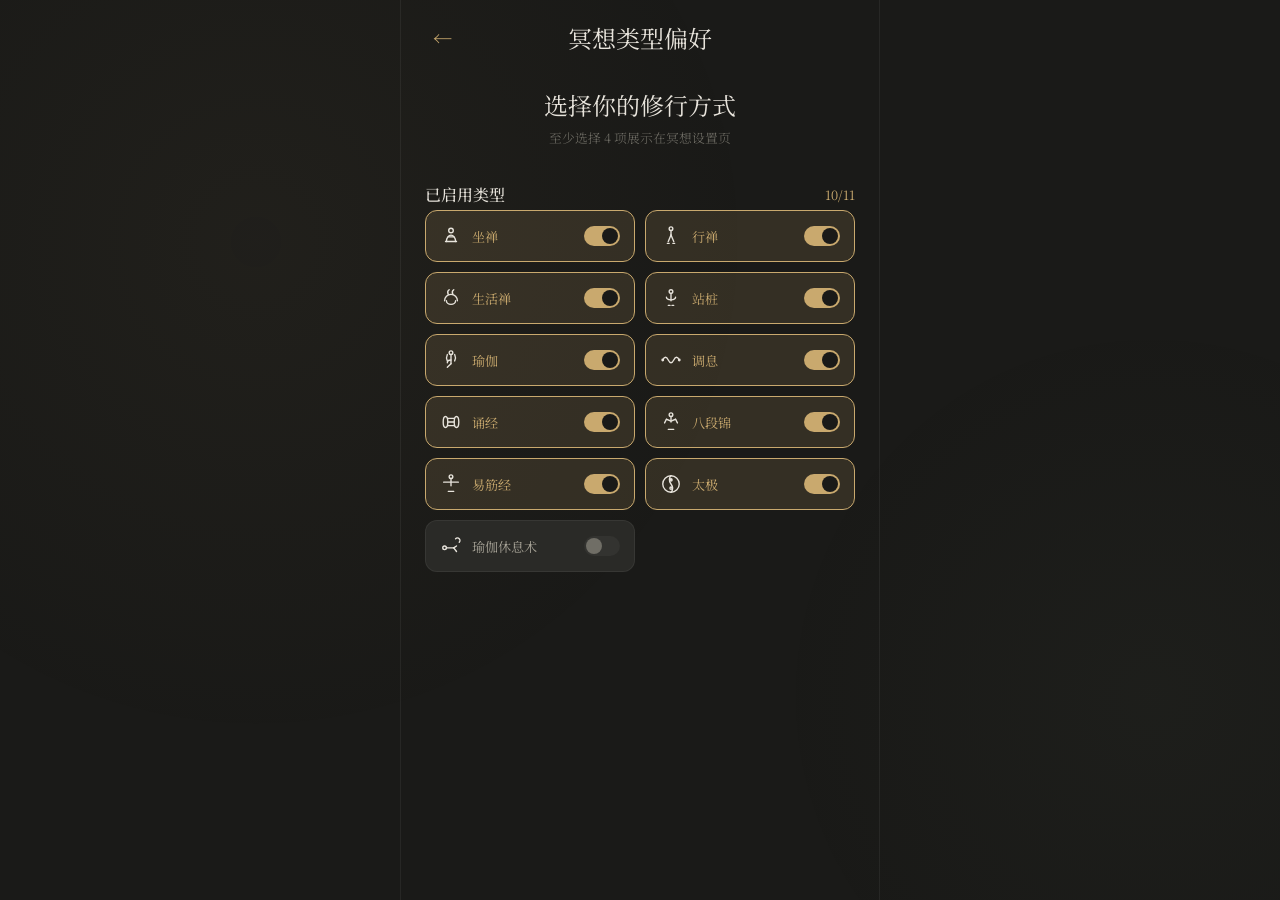
<file: type-prefs.html>
<!DOCTYPE html>
<html lang="zh-CN">
<head>
<meta charset="UTF-8">
<meta name="viewport" content="width=device-width, initial-scale=1.0">
<title>冥想类型偏好</title>
<link rel="preconnect" href="https://fonts.googleapis.com">
<link href="https://fonts.googleapis.com/css2?family=Noto+Serif+SC:wght@200;300;400;500;600&family=EB+Garamond:ital,wght@0,400;0,500;1,400&display=swap" rel="stylesheet">
<link rel="stylesheet" href="css/style.css">
<link rel="stylesheet" href="css/icons.css">
</head>
<body>

<div class="atmosphere"></div>

<div class="app-container">
  <div class="settings-top-bar">
    <a class="nav-back" href="settings.html" title="返回">←</a>
    <h1 class="settings-top-title">冥想类型偏好</h1>
    <div style="width:36px"></div>
  </div>

  <div class="page-content">
    <div class="settings-header">
      <h1>选择你的修行方式</h1>
      <p>至少选择 4 项展示在冥想设置页</p>
    </div>

    <div class="settings-section">
      <div class="settings-section-header">
        <h2>已启用类型</h2>
        <span class="settings-count" id="type-count">7/20</span>
      </div>
      <div class="type-toggle-grid" id="type-toggle-grid"></div>
    </div>
  </div>
</div>

<div class="toast" id="toast"></div>

<script src="js/constants.js"></script>
<script src="js/store.js"></script>
<script src="js/utils.js"></script>
<script src="js/settings.js"></script>
</body>
</html>
</file>
<file: css/style.css>
/* ===== CSS Variables ===== */
:root {
  --bg-deep: #1a1a18;
  --bg-surface: #222220;
  --bg-card: #2a2a27;
  --bg-elevated: #333330;
  --text-primary: #e8e4dc;
  --text-secondary: #a8a498;
  --text-muted: #706e66;
  --accent-gold: #c9a96e;
  --accent-gold-soft: rgba(201,169,110,0.15);
  --accent-sage: #8fa886;
  --accent-sage-soft: rgba(143,168,134,0.15);
  --accent-rose: #b8898a;
  --accent-rose-soft: rgba(184,137,138,0.15);
  --accent-sky: #8aacb8;
  --accent-sky-soft: rgba(138,172,184,0.15);
  --border-subtle: rgba(255,255,255,0.06);
  --border-light: rgba(255,255,255,0.1);
  --radius-sm: 8px;
  --radius-md: 12px;
  --radius-lg: 20px;
  --radius-xl: 28px;
  --shadow-soft: 0 4px 24px rgba(0,0,0,0.3);
  --shadow-glow: 0 0 40px rgba(201,169,110,0.08);
  --font-serif: 'Noto Serif SC', 'EB Garamond', serif;
  --font-display: 'EB Garamond', 'Noto Serif SC', serif;
}

* { margin: 0; padding: 0; box-sizing: border-box; }
html { font-size: 16px; scroll-behavior: smooth; }

body {
  font-family: var(--font-serif);
  background: var(--bg-deep);
  color: var(--text-primary);
  min-height: 100vh;
  overflow-x: hidden;
  -webkit-font-smoothing: antialiased;
}

.app-container {
  max-width: 480px;
  margin: 0 auto;
  min-height: 100vh;
  position: relative;
}

/* ===== Background Atmosphere ===== */
.atmosphere {
  position: fixed;
  top: 0; left: 0; right: 0; bottom: 0;
  pointer-events: none;
  z-index: 0;
  overflow: hidden;
}

.atmosphere::before {
  content: '';
  position: absolute;
  top: -30%; left: -20%;
  width: 80vw; height: 80vw;
  background: radial-gradient(ellipse, rgba(201,169,110,0.04) 0%, transparent 70%);
  animation: floatOrb 20s ease-in-out infinite;
}

.atmosphere::after {
  content: '';
  position: absolute;
  bottom: -20%; right: -20%;
  width: 60vw; height: 60vw;
  background: radial-gradient(ellipse, rgba(143,168,134,0.03) 0%, transparent 70%);
  animation: floatOrb 25s ease-in-out infinite reverse;
}

@keyframes floatOrb {
  0%, 100% { transform: translate(0, 0); }
  33% { transform: translate(5vw, -3vh); }
  66% { transform: translate(-3vw, 5vh); }
}

/* ===== Navigation ===== */
.nav-bar {
  position: sticky;
  top: 0;
  z-index: 100;
  display: flex;
  align-items: center;
  justify-content: space-between;
  padding: 16px 24px;
  background: rgba(26,26,24,0.85);
  backdrop-filter: blur(20px);
  -webkit-backdrop-filter: blur(20px);
  border-bottom: 1px solid var(--border-subtle);
}

.nav-brand {
  font-family: var(--font-display);
  font-size: 1.25rem;
  font-weight: 400;
  color: var(--accent-gold);
  letter-spacing: 0.08em;
}

.nav-brand span {
  font-size: 0.75rem;
  color: var(--text-muted);
  margin-left: 8px;
  letter-spacing: 0.15em;
  text-transform: uppercase;
}

.nav-actions { display: flex; gap: 8px; }

.nav-btn {
  width: 36px; height: 36px;
  border-radius: 50%;
  border: 1px solid var(--border-light);
  background: transparent;
  color: var(--text-secondary);
  cursor: pointer;
  display: flex;
  align-items: center;
  justify-content: center;
  font-size: 0.85rem;
  transition: all 0.3s ease;
}

.nav-btn:hover {
  border-color: var(--accent-gold);
  color: var(--accent-gold);
}

/* ===== Page Content ===== */
.page-content {
  padding: 0 24px 100px;
  position: relative;
  z-index: 1;
  animation: fadeIn 0.5s ease;
}

@keyframes fadeIn {
  from { opacity: 0; transform: translateY(12px); }
  to { opacity: 1; transform: translateY(0); }
}

/* ===== Home: Top Area (Greeting + Week Dots stacked) ===== */
.home-top {
  padding: 48px 0 8px;
}

.home-greeting {
}

.home-greeting h1 {
  font-family: var(--font-display);
  font-size: 1.75rem;
  font-weight: 300;
  line-height: 1.4;
  color: var(--text-primary);
}

.home-greeting p {
  font-size: 0.85rem;
  color: var(--text-muted);
  margin-top: 8px;
  font-weight: 300;
}

/* ===== Week Section (below greeting, left-aligned) ===== */
.week-dots {
  display: flex;
  flex-direction: column;
  align-items: flex-start;
  gap: 4px;
  margin-top: 12px;
}

.week-dot-row {
  display: flex;
  align-items: center;
  gap: 5px;
}

.week-dot-item {
  display: flex;
  flex-direction: column;
  align-items: center;
  gap: 3px;
}

.week-dot-label {
  font-size: 0.55rem;
  color: var(--text-muted);
  letter-spacing: 0.02em;
}

.week-dot-label.today {
  color: var(--accent-gold);
  font-weight: 500;
}

.week-dot-circle {
  width: 20px;
  height: 20px;
  border-radius: 50%;
  border: 1.5px solid var(--bg-elevated);
  background: transparent;
  transition: all 0.4s ease;
  position: relative;
}

.week-dot-circle.filled {
  border-color: var(--accent-gold);
  background: var(--accent-gold);
  box-shadow: 0 0 8px rgba(201,169,110,0.2);
}

.week-dot-circle.filled::after {
  content: '';
  position: absolute;
  top: 50%;
  left: 50%;
  transform: translate(-50%, -50%);
  width: 5px;
  height: 5px;
  border-radius: 50%;
  background: var(--bg-deep);
}

.week-dot-circle.today-empty {
  border-color: var(--accent-gold);
}

/* ===== Mood Scatter Section ===== */
.mood-scatter-section {
  margin-top: 24px;
}

.mood-scatter-container {
  position: relative;
  width: 100%;
  height: 180px;
  border-radius: var(--radius-lg);
  overflow: hidden;
}

.mood-scatter-empty {
  position: absolute;
  top: 50%;
  left: 50%;
  transform: translate(-50%, -50%);
  font-size: 0.82rem;
  color: var(--text-muted);
  font-weight: 300;
  text-align: center;
}

.mood-bubble {
  position: absolute;
  border-radius: 50%;
  display: flex;
  align-items: center;
  justify-content: center;
  font-size: 1.1rem;
  cursor: default;
  user-select: none;
  transition: transform 0.15s ease;
  animation: bubbleIn 0.5s cubic-bezier(0.34, 1.56, 0.64, 1) both;
}

.mood-bubble:hover {
  transform: scale(1.15);
}

.mood-bubble-label {
  position: absolute;
  bottom: -16px;
  left: 50%;
  transform: translateX(-50%);
  font-size: 0.6rem;
  color: var(--text-muted);
  white-space: nowrap;
  pointer-events: none;
}

@keyframes bubbleIn {
  0% { transform: scale(0); opacity: 0; }
  100% { transform: scale(1); opacity: 1; }
}

/* ===== Start Button ===== */
.start-section {
  display: flex;
  flex-direction: column;
  align-items: center;
  padding: 40px 0;
}

.start-btn {
  width: 140px; height: 140px;
  border-radius: 50%;
  border: 2px solid var(--accent-gold);
  background: var(--accent-gold-soft);
  color: var(--accent-gold);
  font-family: var(--font-serif);
  font-size: 1rem;
  font-weight: 400;
  cursor: pointer;
  position: relative;
  transition: all 0.4s ease;
  letter-spacing: 0.1em;
  display: flex;
  align-items: center;
  justify-content: center;
  text-decoration: none;
  text-align: center;
  line-height: 1.4;
}

.start-btn::before {
  content: '';
  position: absolute;
  inset: -8px;
  border-radius: 50%;
  border: 1px solid rgba(201,169,110,0.2);
  animation: pulseRing 3s ease-in-out infinite;
}

.start-btn::after {
  content: '';
  position: absolute;
  inset: -20px;
  border-radius: 50%;
  border: 1px solid rgba(201,169,110,0.08);
  animation: pulseRing 3s ease-in-out infinite 0.5s;
}

@keyframes pulseRing {
  0%, 100% { transform: scale(1); opacity: 1; }
  50% { transform: scale(1.08); opacity: 0.5; }
}

.start-btn:hover {
  background: rgba(201,169,110,0.25);
  transform: scale(1.05);
  box-shadow: var(--shadow-glow);
}

.start-hint {
  font-size: 0.75rem;
  color: var(--text-muted);
  margin-top: 20px;
  font-weight: 300;
}

/* ===== Wisdom Quote Card ===== */
.wisdom-section {
  margin-top: 8px;
  padding-bottom: 16px;
}

.wisdom-card {
  position: relative;
  background: var(--bg-card);
  border: 1px solid var(--border-subtle);
  border-radius: var(--radius-lg);
  padding: 28px 24px 20px;
  overflow: hidden;
}

.wisdom-deco {
  position: absolute;
  top: -4px;
  left: 16px;
  font-size: 3.2rem;
  color: var(--accent-gold);
  opacity: 0.2;
  font-family: var(--font-display);
  line-height: 1;
  user-select: none;
}

.wisdom-text {
  font-size: 0.95rem;
  font-weight: 400;
  color: var(--text-primary);
  line-height: 1.8;
  letter-spacing: 0.04em;
  margin-bottom: 20px;
  position: relative;
  z-index: 1;
}

.wisdom-author {
  display: flex;
  align-items: baseline;
  gap: 8px;
  position: relative;
  z-index: 1;
}

.wisdom-author-name {
  font-size: 0.82rem;
  font-weight: 500;
  color: var(--accent-gold);
  letter-spacing: 0.05em;
}

.wisdom-author-title {
  font-size: 0.7rem;
  font-weight: 300;
  color: var(--text-muted);
}

/* ===== Section Header ===== */
.section-header {
  display: flex;
  align-items: center;
  justify-content: space-between;
  margin: 32px 0 16px;
}

.section-header h2 {
  font-size: 0.85rem;
  font-weight: 400;
  color: var(--text-secondary);
  letter-spacing: 0.08em;
}

.section-header a {
  font-size: 0.75rem;
  color: var(--accent-gold);
  text-decoration: none;
  cursor: pointer;
}

/* ===== Entry Card ===== */
.entry-card {
  background: var(--bg-card);
  border: 1px solid var(--border-subtle);
  border-radius: var(--radius-md);
  padding: 18px 20px;
  margin-bottom: 12px;
  cursor: pointer;
  transition: all 0.3s ease;
}

.entry-card:hover {
  border-color: var(--border-light);
  transform: translateY(-1px);
}

.entry-card-header {
  display: flex;
  align-items: center;
  justify-content: space-between;
  margin-bottom: 10px;
}

.entry-type-badge {
  font-size: 0.7rem;
  padding: 3px 10px;
  border-radius: 20px;
  font-weight: 400;
  letter-spacing: 0.03em;
}

.badge-focus { background: var(--accent-gold-soft); color: var(--accent-gold); }
.badge-breath { background: var(--accent-sage-soft); color: var(--accent-sage); }
.badge-body { background: var(--accent-rose-soft); color: var(--accent-rose); }
.badge-loving { background: var(--accent-sky-soft); color: var(--accent-sky); }

.entry-date { font-size: 0.7rem; color: var(--text-muted); }

.entry-moods {
  display: flex;
  align-items: center;
  gap: 8px;
  margin-bottom: 8px;
  font-size: 0.8rem;
  color: var(--text-secondary);
}

.mood-arrow { color: var(--text-muted); font-size: 0.7rem; }

.entry-insight {
  font-size: 0.8rem;
  color: var(--text-secondary);
  line-height: 1.6;
  font-weight: 300;
  display: -webkit-box;
  -webkit-line-clamp: 2;
  -webkit-box-orient: vertical;
  overflow: hidden;
}

.entry-duration { font-size: 0.7rem; color: var(--text-muted); margin-top: 8px; }

/* ===== Setup: Meditate Page ===== */
.setup-header { text-align: center; padding: 48px 0 32px; }

.setup-header h1 {
  font-family: var(--font-display);
  font-size: 1.5rem;
  font-weight: 300;
  margin-bottom: 8px;
}

.setup-header p { font-size: 0.8rem; color: var(--text-muted); font-weight: 300; }

.setup-section { margin-bottom: 28px; }
.setup-section:first-child { margin-top: 20px; }

.setup-label {
  font-size: 0.75rem;
  color: var(--text-muted);
  letter-spacing: 0.1em;
  margin-bottom: 12px;
  text-transform: uppercase;
}

.mood-grid { display: grid; grid-template-columns: repeat(3, 1fr); gap: 10px; }

.mood-option {
  background: var(--bg-card);
  border: 1px solid var(--border-subtle);
  border-radius: var(--radius-md);
  padding: 14px 8px;
  text-align: center;
  cursor: pointer;
  transition: all 0.3s ease;
}

.mood-option:hover { border-color: var(--border-light); }

.mood-option.selected {
  border-color: var(--accent-gold);
  background: var(--accent-gold-soft);
}

.mood-icon { font-size: 1.4rem; margin-bottom: 6px; display: block; }
.mood-name { font-size: 0.72rem; color: var(--text-secondary); font-weight: 400; }

/* ===== Two-step Mood Sheet ===== */
.mood-sheet-header {
  display: flex;
  align-items: center;
  justify-content: space-between;
  margin-bottom: 16px;
}

.mood-sheet-back {
  width: 32px; height: 32px;
  border-radius: 50%;
  border: 1px solid var(--border-light);
  background: transparent;
  color: var(--text-secondary);
  font-size: 1rem;
  cursor: pointer;
  display: flex;
  align-items: center;
  justify-content: center;
  transition: all 0.2s ease;
  flex-shrink: 0;
}
.mood-sheet-back:hover {
  border-color: var(--accent-gold);
  color: var(--accent-gold);
}
.mood-sheet-back.hidden {
  opacity: 0;
  pointer-events: none;
}

.mood-sheet-title-center {
  flex: 1;
  text-align: center;
  font-family: var(--font-display);
  font-size: 1.05rem;
  font-weight: 400;
  color: var(--text-primary);
}

.mood-sheet-close {
  width: 32px; height: 32px;
  border-radius: 50%;
  border: none;
  background: transparent;
  color: var(--text-secondary);
  font-size: 1rem;
  cursor: pointer;
  display: flex;
  align-items: center;
  justify-content: center;
  flex-shrink: 0;
  transition: color 0.2s ease;
}
.mood-sheet-close:hover {
  color: var(--accent-gold);
}

/* Step 1: Category Row */
.mood-cat-row {
  display: flex;
  gap: 8px;
  padding: 0 4px;
}

.mood-cat-item {
  flex: 1;
  display: flex;
  flex-direction: column;
  align-items: center;
  gap: 6px;
  padding: 14px 4px 12px;
  background: var(--bg-card);
  border: 1px solid var(--border-subtle);
  border-radius: var(--radius-md);
  cursor: pointer;
  transition: all 0.25s ease;
  user-select: none;
}
.mood-cat-item:hover {
  border-color: var(--border-light);
  transform: translateY(-1px);
}
.mood-cat-item.selected {
  border-color: var(--accent-gold);
  background: var(--accent-gold-soft);
}

.mood-cat-icon {
  font-size: 1.5rem;
  line-height: 1;
}

.mood-cat-name {
  font-size: 0.6rem;
  color: var(--text-secondary);
  font-weight: 400;
  text-align: center;
  line-height: 1.3;
  white-space: nowrap;
}
.mood-cat-item.selected .mood-cat-name {
  color: var(--accent-gold);
}

/* Step 2: Feeling Tags */
.mood-feelings-wrap {
  display: none;
}
.mood-feelings-wrap.active {
  display: block;
  animation: fadeIn 0.25s ease;
}

.mood-feelings-label {
  font-size: 0.72rem;
  color: var(--text-muted);
  margin-bottom: 12px;
  text-align: center;
}

.mood-feelings-grid {
  display: flex;
  flex-wrap: wrap;
  gap: 8px;
  justify-content: center;
  padding: 0 8px;
}

.mood-feeling-chip {
  padding: 8px 16px;
  background: var(--bg-card);
  border: 1px solid var(--border-subtle);
  border-radius: 20px;
  font-family: var(--font-serif);
  font-size: 0.82rem;
  color: var(--text-secondary);
  cursor: pointer;
  transition: all 0.2s ease;
  user-select: none;
}
.mood-feeling-chip:hover {
  border-color: var(--border-light);
}
.mood-feeling-chip.selected {
  border-color: var(--accent-gold);
  background: var(--accent-gold-soft);
  color: var(--accent-gold);
}

.mood-feelings-confirm {
  width: 100%;
  padding: 14px;
  border: none;
  border-radius: var(--radius-lg);
  background: var(--accent-gold);
  color: var(--bg-deep);
  font-family: var(--font-serif);
  font-size: 0.95rem;
  font-weight: 500;
  cursor: pointer;
  letter-spacing: 0.1em;
  margin-top: 20px;
  transition: all 0.3s ease;
}
.mood-feelings-confirm:hover {
  background: #d4b578;
}
.mood-feelings-confirm:disabled {
  opacity: 0.4;
  cursor: not-allowed;
}

/* Reflection page: mood trigger area */
.mood-trigger {
  display: flex;
  align-items: center;
  justify-content: center;
  gap: 8px;
  padding: 16px;
  background: var(--bg-card);
  border: 1px solid var(--border-subtle);
  border-radius: var(--radius-md);
  cursor: pointer;
  transition: all 0.3s ease;
  min-height: 56px;
}
.mood-trigger:hover {
  border-color: var(--border-light);
}
.mood-trigger.has-mood {
  border-color: var(--accent-gold);
  background: var(--accent-gold-soft);
}

.mood-trigger-icon {
  font-size: 1.3rem;
}
.mood-trigger-text {
  font-size: 0.85rem;
  color: var(--text-secondary);
  font-weight: 300;
}
.mood-trigger.has-mood .mood-trigger-text {
  color: var(--accent-gold);
}

.type-scroll {
  display: flex;
  flex-wrap: wrap;
  gap: 10px;
}

.type-scroll::-webkit-scrollbar { display: none; }

.type-option {
  background: var(--bg-card);
  border: 1px solid var(--border-subtle);
  border-radius: var(--radius-lg);
  padding: 12px 16px;
  text-align: center;
  cursor: pointer;
  transition: all 0.3s ease;
  flex: 1 1 calc(33.33% - 8px);
  min-width: 90px;
  max-width: calc(50% - 6px);
}

.type-option:hover { border-color: var(--border-light); }

.type-option.selected {
  border-color: var(--accent-sage);
  background: var(--accent-sage-soft);
}

/* .type-icon → css/icons.css */
.type-name { font-size: 0.72rem; color: var(--text-secondary); font-weight: 400; }

.duration-presets { display: flex; flex-wrap: wrap; gap: 10px; margin-bottom: 16px; }

.duration-preset {
  flex: 1 1 calc(16.66% - 10px);
  min-width: 56px;
  background: var(--bg-card);
  border: 1px solid var(--border-subtle);
  border-radius: var(--radius-sm);
  padding: 12px 8px;
  text-align: center;
  cursor: pointer;
  transition: all 0.3s ease;
  font-family: var(--font-serif);
  font-size: 0.85rem;
  color: var(--text-secondary);
}

.duration-preset:hover { border-color: var(--border-light); }

.duration-preset.selected {
  border-color: var(--accent-gold);
  background: var(--accent-gold-soft);
  color: var(--accent-gold);
}

.duration-preset small {
  display: block;
  font-size: 0.65rem;
  color: var(--text-muted);
  margin-top: 2px;
}

.sound-scroll { display: flex; gap: 10px; }

.sound-option {
  flex: 1;
  background: var(--bg-card);
  border: 1px solid var(--border-subtle);
  border-radius: var(--radius-md);
  padding: 14px 12px;
  text-align: center;
  cursor: pointer;
  transition: all 0.3s ease;
  position: relative;
}

.sound-option:hover { border-color: var(--border-light); }

.sound-option.selected {
  border-color: var(--accent-gold);
  background: var(--accent-gold-soft);
}

/* .sound-icon → css/icons.css */
.sound-option .sound-name { font-size: 0.72rem; color: var(--text-secondary); font-weight: 400; }

.sound-option .sound-play {
  position: absolute;
  top: 6px; right: 8px;
  width: 20px; height: 20px;
  border-radius: 50%;
  border: none;
  background: transparent;
  color: var(--text-muted);
  font-size: 0.6rem;
  cursor: pointer;
  display: flex;
  align-items: center;
  justify-content: center;
  transition: all 0.2s ease;
  padding: 0;
}

.sound-option .sound-play:hover { color: var(--accent-gold); }
.sound-option.selected .sound-play { color: var(--accent-gold); }

/* ===== Type "More" Button ===== */
.type-more-btn {
  background: var(--bg-card);
  border: 1px dashed var(--border-light);
  border-radius: var(--radius-lg);
  padding: 12px 16px;
  text-align: center;
  cursor: pointer;
  transition: all 0.3s ease;
  flex: 1 1 calc(33.33% - 8px);
  min-width: 90px;
  max-width: calc(50% - 6px);
  display: flex;
  flex-direction: column;
  align-items: center;
  justify-content: center;
  gap: 6px;
}

.type-more-btn:hover {
  border-color: var(--accent-gold);
  background: var(--accent-gold-soft);
}

.type-more-icon {
  font-size: 1.3rem;
  color: var(--text-muted);
}

.type-more-text {
  font-size: 0.72rem;
  color: var(--text-muted);
  font-weight: 400;
}

/* ===== Duration "Custom" Button ===== */
.duration-custom-btn {
  flex: 1 1 calc(16.66% - 10px);
  min-width: 56px;
  background: var(--bg-card);
  border: 1px dashed var(--border-light);
  border-radius: var(--radius-sm);
  padding: 12px 8px;
  text-align: center;
  cursor: pointer;
  transition: all 0.3s ease;
  font-family: var(--font-serif);
  font-size: 0.85rem;
  color: var(--text-muted);
  display: flex;
  flex-direction: column;
  align-items: center;
  gap: 2px;
}

.duration-custom-btn:hover {
  border-color: var(--accent-gold);
  color: var(--accent-gold);
}

.duration-custom-btn.selected {
  border-color: var(--accent-gold);
  border-style: solid;
  background: var(--accent-gold-soft);
  color: var(--accent-gold);
}

.duration-custom-btn small {
  display: block;
  font-size: 0.65rem;
  color: var(--text-muted);
  margin-top: 2px;
}

/* ===== Setup Bottom Sheet (Type Picker / Custom Duration) ===== */
.setup-sheet-overlay {
  display: none;
  position: fixed;
  inset: 0;
  background: rgba(0,0,0,0.6);
  z-index: 250;
  align-items: flex-end;
  justify-content: center;
}

.setup-sheet-overlay.active { display: flex; animation: fadeIn 0.3s ease; }

.setup-sheet {
  width: 100%;
  max-width: 480px;
  max-height: 70vh;
  background: var(--bg-surface);
  border-radius: var(--radius-xl) var(--radius-xl) 0 0;
  padding: 8px 24px 32px;
  overflow-y: auto;
  animation: slideUp 0.35s ease;
}

.setup-sheet-handle {
  width: 36px; height: 4px;
  background: var(--text-muted);
  border-radius: 2px;
  margin: 8px auto 16px;
}

.setup-sheet-title {
  font-family: var(--font-display);
  font-size: 1.1rem;
  font-weight: 400;
  text-align: center;
  margin-bottom: 16px;
  color: var(--text-primary);
}

/* Type picker list in sheet */
.type-picker-list {
  display: grid;
  grid-template-columns: 1fr 1fr;
  gap: 10px;
}

.type-picker-item {
  display: flex;
  align-items: center;
  gap: 10px;
  padding: 12px 14px;
  background: var(--bg-card);
  border: 1px solid var(--border-subtle);
  border-radius: var(--radius-md);
  cursor: pointer;
  transition: all 0.25s ease;
  user-select: none;
}

.type-picker-item:hover { border-color: var(--border-light); }

.type-picker-item.selected {
  border-color: var(--accent-sage);
  background: var(--accent-sage-soft);
}

/* .type-picker-icon → css/icons.css */

.type-picker-name {
  font-size: 0.82rem;
  color: var(--text-secondary);
  font-weight: 400;
}

.type-picker-item.selected .type-picker-name {
  color: var(--accent-sage);
}

/* Custom duration sheet */
.custom-dur-section {
  text-align: center;
  padding: 8px 0 24px;
}

/* Count-up / Countdown mode toggle */
.custom-dur-mode {
  display: flex;
  gap: 0;
  background: var(--bg-elevated);
  border-radius: 8px;
  padding: 3px;
  margin-bottom: 20px;
}
.custom-dur-mode-btn {
  flex: 1;
  padding: 8px 16px;
  border: none;
  border-radius: 6px;
  background: transparent;
  color: var(--text-muted);
  font-size: 0.82rem;
  cursor: pointer;
  transition: all 0.2s ease;
}
.custom-dur-mode-btn.active {
  background: var(--bg-card);
  color: var(--accent-gold);
  box-shadow: 0 1px 3px rgba(0,0,0,0.1);
}

/* Infinity icon (count-up mode) */
.custom-dur-infinity-icon {
  width: 80px;
  height: 40px;
  color: var(--accent-gold);
  margin: 28px auto 74px;
}

.dur-infinity-icon {
  width: 28px;
  height: 14px;
  color: inherit;
  vertical-align: middle;
}

.custom-dur-value {
  font-family: var(--font-display);
  font-size: 3rem;
  font-weight: 300;
  color: var(--accent-gold);
  margin-bottom: 4px;
}

.custom-dur-unit {
  font-size: 0.8rem;
  color: var(--text-muted);
  margin-bottom: 20px;
}

.custom-dur-slider {
  width: 100%;
  -webkit-appearance: none;
  appearance: none;
  height: 4px;
  background: var(--bg-elevated);
  border-radius: 2px;
  outline: none;
  margin-bottom: 8px;
}

.custom-dur-slider::-webkit-slider-thumb {
  -webkit-appearance: none;
  appearance: none;
  width: 24px;
  height: 24px;
  border-radius: 50%;
  background: var(--accent-gold);
  cursor: pointer;
  border: none;
}

.custom-dur-slider::-moz-range-thumb {
  width: 24px;
  height: 24px;
  border-radius: 50%;
  background: var(--accent-gold);
  cursor: pointer;
  border: none;
}

.custom-dur-labels {
  display: flex;
  justify-content: space-between;
  font-size: 0.7rem;
  color: var(--text-muted);
  margin-bottom: 20px;
}

.custom-dur-confirm {
  width: 100%;
  padding: 14px;
  border: none;
  border-radius: var(--radius-lg);
  background: var(--accent-gold);
  color: var(--bg-deep);
  font-family: var(--font-serif);
  font-size: 0.95rem;
  font-weight: 500;
  cursor: pointer;
  letter-spacing: 0.1em;
  transition: all 0.3s ease;
}

.custom-dur-confirm:hover { background: #d4b578; }

/* ===== Begin Button (Fixed) ===== */
.begin-btn-spacer {
  height: 72px; /* reserve space for fixed button */
}

.begin-btn {
  position: fixed;
  bottom: 68px; /* above tab-bar */
  left: 50%;
  transform: translateX(-50%);
  width: calc(100% - 48px);
  max-width: 432px; /* match 480px container - 48px padding */
  padding: 16px;
  border: 1px solid var(--accent-gold);
  border-radius: var(--radius-lg);
  background: var(--accent-gold-soft);
  color: var(--accent-gold);
  font-family: var(--font-serif);
  font-size: 1rem;
  font-weight: 400;
  cursor: pointer;
  letter-spacing: 0.15em;
  transition: all 0.3s ease;
  z-index: 100;
  backdrop-filter: blur(12px);
  -webkit-backdrop-filter: blur(12px);
}

.begin-btn:hover { background: rgba(201,169,110,0.25); }
.begin-btn:disabled { opacity: 0.4; cursor: not-allowed; }

/* ===== Timer ===== */
.timer-screen {
  display: flex;
  flex-direction: column;
  align-items: center;
  justify-content: center;
  min-height: calc(100vh - 140px);
  padding: 0 24px;
  width: 100%;
  box-sizing: border-box;
}

.timer-type-label {
  font-size: 0.75rem;
  color: var(--text-muted);
  letter-spacing: 0.15em;
  text-transform: uppercase;
  margin-bottom: 32px;
}

.timer-ring-container {
  position: relative;
  width: 260px; height: 260px;
  margin: 0 auto 36px;
  flex-shrink: 0;
}

/* .timer-ring-svg / .timer-ring-bg / .timer-ring-progress → css/icons.css */

.timer-display {
  position: absolute;
  top: 50%; left: 50%;
  transform: translate(-50%, -50%);
  text-align: center;
}

.timer-time {
  font-family: var(--font-display);
  font-size: 2.8rem;
  font-weight: 300;
  color: var(--text-primary);
  letter-spacing: 0.05em;
}

.timer-breath-hint {
  font-size: 0.75rem;
  color: var(--accent-sage);
  margin-top: 4px;
  font-weight: 300;
  letter-spacing: 0.08em;
  opacity: 0;
  transition: opacity 0.8s ease;
}

.timer-breath-hint.visible { opacity: 1; }

.breath-circle {
  position: absolute;
  top: 50%; left: 50%;
  transform: translate(-50%, -50%);
  width: 120px; height: 120px;
  border-radius: 50%;
  background: radial-gradient(circle, rgba(201,169,110,0.08) 0%, transparent 70%);
  pointer-events: none;
  animation: breathPulse 8s ease-in-out infinite;
}

@keyframes breathPulse {
  0%, 100% { transform: translate(-50%, -50%) scale(0.6); opacity: 0.3; }
  25% { transform: translate(-50%, -50%) scale(1); opacity: 0.8; }
  50% { transform: translate(-50%, -50%) scale(1); opacity: 0.6; }
  75% { transform: translate(-50%, -50%) scale(0.6); opacity: 0.3; }
}

.timer-controls {
  display: flex;
  align-items: center;
  justify-content: center;
}

.timer-ctrl-btn {
  width: 48px; height: 48px;
  border-radius: 50%;
  border: 1px solid var(--border-light);
  background: var(--bg-card);
  color: var(--text-secondary);
  font-size: 1rem;
  cursor: pointer;
  display: flex;
  align-items: center;
  justify-content: center;
  transition: all 0.3s ease;
}

.timer-ctrl-btn:hover {
  border-color: var(--accent-gold);
  color: var(--accent-gold);
}

.timer-ctrl-btn.primary {
  width: 64px; height: 64px;
  border-color: var(--accent-gold);
  background: var(--accent-gold-soft);
  color: var(--accent-gold);
  font-size: 1.2rem;
}

/* ===== Timer Finish Button (appears on pause, fixed at bottom) ===== */
.timer-finish-btn {
  position: fixed;
  bottom: 32px;
  left: 50%;
  transform: translateX(-50%);
  width: calc(100% - 48px);
  max-width: 432px;
  padding: 16px;
  border: 1px solid var(--accent-gold);
  border-radius: var(--radius-lg);
  background: var(--accent-gold-soft);
  color: var(--accent-gold);
  font-family: var(--font-serif);
  font-size: 1rem;
  font-weight: 400;
  cursor: pointer;
  letter-spacing: 0.15em;
  transition: all 0.3s ease;
  z-index: 100;
  backdrop-filter: blur(12px);
  -webkit-backdrop-filter: blur(12px);
  opacity: 0;
  pointer-events: none;
}

.timer-finish-btn.visible {
  opacity: 1;
  pointer-events: auto;
}

.timer-finish-btn:hover {
  background: rgba(201,169,110,0.25);
}

/* Cancel button — top-left corner, hidden after 1 min */
.timer-cancel-btn {
  position: fixed;
  top: 16px;
  left: 16px;
  width: 40px;
  height: 40px;
  border-radius: 50%;
  border: 1px solid var(--border-light);
  background: var(--bg-card);
  color: var(--text-muted);
  font-size: 0.9rem;
  cursor: pointer;
  display: flex;
  align-items: center;
  justify-content: center;
  z-index: 110;
  transition: all 0.3s ease;
}

.timer-cancel-btn:hover {
  border-color: var(--accent-gold);
  color: var(--accent-gold);
}

.timer-cancel-btn.hidden {
  opacity: 0;
  pointer-events: none;
}

/* ===== Timer Mood Button (top-right, hidden after 1 min) ===== */
.timer-mood-btn {
  position: fixed;
  top: 16px;
  right: 16px;
  width: 40px;
  height: 40px;
  border-radius: 50%;
  border: 1px solid var(--border-light);
  background: var(--bg-card);
  font-size: 1.1rem;
  cursor: pointer;
  display: flex;
  align-items: center;
  justify-content: center;
  z-index: 110;
  transition: all 0.3s ease;
  padding: 0;
  line-height: 1;
}

.timer-mood-btn:hover {
  border-color: var(--accent-gold);
  transform: scale(1.1);
}

.timer-mood-btn.selected {
  border-color: var(--accent-gold);
  background: var(--accent-gold-soft);
}

.timer-mood-btn.hidden {
  opacity: 0;
  pointer-events: none;
}

/* ===== Reflection ===== */
.reflection-header { text-align: center; padding: 32px 0 24px; }

.reflection-header h1 {
  font-family: var(--font-display);
  font-size: 1.5rem;
  font-weight: 300;
  margin-bottom: 4px;
}

.reflection-header p { font-size: 0.8rem; color: var(--accent-sage); font-weight: 300; }

.reflection-section { margin-bottom: 24px; }

.insight-textarea {
  width: 100%;
  min-height: 140px;
  background: var(--bg-card);
  border: 1px solid var(--border-subtle);
  border-radius: var(--radius-md);
  padding: 16px;
  color: var(--text-primary);
  font-family: var(--font-serif);
  font-size: 0.9rem;
  font-weight: 300;
  line-height: 1.8;
  resize: vertical;
  transition: border-color 0.3s ease;
}

.insight-textarea:focus { outline: none; border-color: var(--accent-gold); }
.insight-textarea::placeholder { color: var(--text-muted); }

.save-btn {
  width: 100%;
  padding: 16px;
  border: none;
  border-radius: var(--radius-lg);
  background: var(--accent-gold);
  color: var(--bg-deep);
  font-family: var(--font-serif);
  font-size: 0.95rem;
  font-weight: 500;
  cursor: pointer;
  letter-spacing: 0.1em;
  transition: all 0.3s ease;
  margin-top: 8px;
}

.save-btn:hover { background: #d4b578; transform: translateY(-1px); }

/* ===== Journal Page ===== */
.journal-header { padding: 48px 0 16px; }

.journal-month-nav {
  display: flex;
  align-items: center;
  justify-content: center;
  gap: 16px;
}

.journal-month-btn {
  width: 36px;
  height: 36px;
  border-radius: 50%;
  border: 1px solid var(--border-light);
  background: transparent;
  color: var(--text-secondary);
  font-size: 1.2rem;
  cursor: pointer;
  display: flex;
  align-items: center;
  justify-content: center;
  transition: all 0.2s ease;
  line-height: 1;
}

.journal-month-btn:hover {
  border-color: var(--accent-gold);
  color: var(--accent-gold);
}

.journal-month-nav h1 {
  font-family: var(--font-display);
  font-size: 1.25rem;
  font-weight: 400;
  min-width: 120px;
  text-align: center;
  color: var(--text-primary);
  letter-spacing: 0.05em;
}

.journal-filters {
  display: flex;
  gap: 8px;
  margin-bottom: 20px;
  overflow-x: auto;
  -webkit-overflow-scrolling: touch;
}

.journal-filters::-webkit-scrollbar { display: none; }

.filter-chip {
  flex-shrink: 0;
  padding: 8px 16px;
  border-radius: 20px;
  border: 1px solid var(--border-subtle);
  background: transparent;
  color: var(--text-secondary);
  font-family: var(--font-serif);
  font-size: 0.75rem;
  cursor: pointer;
  transition: all 0.3s ease;
}

.filter-chip.active {
  border-color: var(--accent-gold);
  background: var(--accent-gold-soft);
  color: var(--accent-gold);
}

.journal-empty { text-align: center; padding: 60px 0; color: var(--text-muted); }

.journal-empty-icon { font-size: 2.5rem; margin-bottom: 16px; opacity: 0.5; }
.journal-empty p { font-size: 0.85rem; font-weight: 300; }

/* ===== Modal (Detail / Share) ===== */
.modal-overlay {
  display: none;
  position: fixed;
  inset: 0;
  background: rgba(0,0,0,0.7);
  z-index: 200;
  align-items: flex-end;
  justify-content: center;
}

.modal-overlay.active { display: flex; animation: fadeIn 0.3s ease; }

.modal-sheet {
  width: 100%;
  max-width: 480px;
  max-height: 85vh;
  background: var(--bg-surface);
  border-radius: var(--radius-xl) var(--radius-xl) 0 0;
  padding: 8px 24px 32px;
  overflow-y: auto;
  animation: slideUp 0.35s ease;
}

@keyframes slideUp {
  from { transform: translateY(100%); }
  to { transform: translateY(0); }
}

.modal-handle {
  width: 36px; height: 4px;
  background: var(--text-muted);
  border-radius: 2px;
  margin: 8px auto 20px;
}

.modal-close {
  width: 32px; height: 32px;
  border-radius: 50%;
  border: 1px solid var(--border-light);
  background: transparent;
  color: var(--text-secondary);
  cursor: pointer;
  display: flex;
  align-items: center;
  justify-content: center;
  font-size: 0.85rem;
}

.detail-header {
  display: flex;
  align-items: flex-start;
  justify-content: space-between;
  margin-bottom: 20px;
}

.detail-type {
  font-size: 0.8rem;
  padding: 4px 14px;
  border-radius: 20px;
  display: inline-block;
  margin-bottom: 8px;
}

.detail-date { font-size: 0.75rem; color: var(--text-muted); }
.detail-duration { font-size: 0.75rem; color: var(--text-muted); margin-bottom: 16px; }

.detail-moods-section {
  display: flex;
  align-items: center;
  gap: 16px;
  padding: 16px;
  background: var(--bg-card);
  border-radius: var(--radius-md);
  margin-bottom: 20px;
}

.detail-mood { text-align: center; flex: 1; }
.detail-mood-icon { font-size: 1.5rem; display: block; margin-bottom: 4px; }
.detail-mood-label { font-size: 0.7rem; color: var(--text-muted); }
.detail-mood-arrow { color: var(--accent-gold); font-size: 1.2rem; }

.detail-insight-label {
  font-size: 0.7rem;
  color: var(--text-muted);
  letter-spacing: 0.1em;
  text-transform: uppercase;
  margin-bottom: 8px;
}

.detail-insight-text {
  font-size: 0.9rem;
  line-height: 1.8;
  color: var(--text-primary);
  font-weight: 300;
  margin-bottom: 24px;
  white-space: pre-wrap;
}

.share-btn {
  width: 100%;
  padding: 14px;
  border: 1px solid var(--accent-gold);
  border-radius: var(--radius-lg);
  background: transparent;
  color: var(--accent-gold);
  font-family: var(--font-serif);
  font-size: 0.85rem;
  cursor: pointer;
  letter-spacing: 0.08em;
  transition: all 0.3s ease;
  display: flex;
  align-items: center;
  justify-content: center;
  gap: 8px;
}

.share-btn:hover { background: var(--accent-gold-soft); }

/* ===== Share Card ===== */
.share-card-preview {
  background: linear-gradient(145deg, #2a2a27, #1a1a18);
  border-radius: var(--radius-lg);
  padding: 32px 24px;
  text-align: center;
  margin-bottom: 20px;
  position: relative;
  overflow: hidden;
}

.share-card-preview::before {
  content: '';
  position: absolute;
  top: -50%; left: -50%;
  width: 200%; height: 200%;
  background: radial-gradient(ellipse at 30% 20%, rgba(201,169,110,0.06) 0%, transparent 50%);
}

.share-brand {
  font-family: var(--font-display);
  font-size: 0.8rem;
  color: var(--accent-gold);
  letter-spacing: 0.15em;
  margin-bottom: 16px;
  position: relative;
}

.share-insight-text {
  font-size: 0.9rem;
  line-height: 1.8;
  color: var(--text-primary);
  font-weight: 300;
  margin-bottom: 16px;
  position: relative;
  font-style: italic;
}

.share-meta { font-size: 0.7rem; color: var(--text-muted); position: relative; }

.share-actions { display: flex; gap: 10px; }

.share-action-btn {
  flex: 1;
  padding: 12px;
  border-radius: var(--radius-md);
  border: 1px solid var(--border-subtle);
  background: var(--bg-card);
  color: var(--text-secondary);
  font-family: var(--font-serif);
  font-size: 0.8rem;
  cursor: pointer;
  transition: all 0.3s ease;
  display: flex;
  align-items: center;
  justify-content: center;
  gap: 6px;
}

.share-action-btn:hover { border-color: var(--accent-gold); color: var(--accent-gold); }

.share-action-btn.primary-action {
  background: var(--accent-gold);
  border-color: var(--accent-gold);
  color: var(--bg-deep);
}

/* ===== Toast ===== */
.toast {
  position: fixed;
  bottom: 80px;
  left: 50%;
  transform: translateX(-50%) translateY(20px);
  background: var(--bg-elevated);
  border: 1px solid var(--border-light);
  color: var(--text-primary);
  padding: 12px 24px;
  border-radius: var(--radius-lg);
  font-size: 0.8rem;
  z-index: 300;
  opacity: 0;
  transition: all 0.3s ease;
  pointer-events: none;
}

.toast.show { opacity: 1; transform: translateX(-50%) translateY(0); }

/* ===== Tab Bar ===== */
.tab-bar {
  position: fixed;
  bottom: 0;
  left: 50%;
  transform: translateX(-50%);
  width: 100%;
  max-width: 480px;
  display: flex;
  background: rgba(26,26,24,0.9);
  backdrop-filter: blur(20px);
  -webkit-backdrop-filter: blur(20px);
  border-top: 1px solid var(--border-subtle);
  z-index: 100;
  padding-bottom: env(safe-area-inset-bottom, 0);
}

.tab-item {
  flex: 1;
  display: flex;
  flex-direction: column;
  align-items: center;
  padding: 10px 0 8px;
  cursor: pointer;
  transition: all 0.3s ease;
  border: none;
  background: none;
  color: var(--text-muted);
  font-family: var(--font-serif);
  text-decoration: none;
}

.tab-item.active { color: var(--accent-gold); }

/* .tab-icon → css/icons.css */
.tab-label { font-size: 0.6rem; letter-spacing: 0.05em; }

/* ===== Confirm Modal ===== */
.confirm-overlay {
  display: none;
  position: fixed;
  inset: 0;
  background: rgba(0,0,0,0.6);
  z-index: 250;
  align-items: center;
  justify-content: center;
}

.confirm-overlay.active { display: flex; }

.confirm-box {
  background: var(--bg-surface);
  border-radius: var(--radius-lg);
  padding: 28px 24px;
  max-width: 320px;
  width: 90%;
  text-align: center;
}

.confirm-box h3 { font-size: 1rem; font-weight: 400; margin-bottom: 8px; }
.confirm-box p { font-size: 0.8rem; color: var(--text-muted); margin-bottom: 20px; font-weight: 300; }

.confirm-actions { display: flex; gap: 10px; }

.confirm-actions button {
  flex: 1;
  padding: 12px;
  border-radius: var(--radius-md);
  font-family: var(--font-serif);
  font-size: 0.85rem;
  cursor: pointer;
  transition: all 0.3s ease;
}

.confirm-cancel { background: var(--bg-card); border: 1px solid var(--border-subtle); color: var(--text-secondary); }
.confirm-ok { background: var(--accent-rose-soft); border: 1px solid var(--accent-rose); color: var(--accent-rose); }

/* ===== Misc ===== */
::-webkit-scrollbar { width: 4px; }
::-webkit-scrollbar-track { background: transparent; }
::-webkit-scrollbar-thumb { background: var(--bg-elevated); border-radius: 2px; }

.share-canvas { display: none; }

/* ===== Settings Page ===== */
.settings-top-bar {
  display: flex;
  align-items: center;
  justify-content: space-between;
  padding: 20px 24px 0;
}

.settings-top-title {
  font-family: var(--font-display);
  font-size: 1.5rem;
  font-weight: 400;
  color: var(--text-primary);
}

.settings-header {
  text-align: center;
  padding: 32px 0 8px;
}
.settings-header h1 {
  font-size: 1.5rem;
  font-weight: 400;
  color: var(--text-primary);
  margin-bottom: 6px;
}
.settings-header p {
  font-size: 0.8rem;
  color: var(--text-muted);
  font-weight: 300;
}

.settings-section {
  margin-top: 28px;
}

.settings-section-header {
  display: flex;
  align-items: center;
  justify-content: space-between;
  margin-bottom: 4px;
}

.settings-section-header h2 {
  font-size: 1rem;
  font-weight: 500;
  color: var(--text-primary);
}

.settings-count {
  font-size: 0.8rem;
  color: var(--accent-gold);
  font-weight: 400;
  transition: color 0.3s;
}
.settings-count.warn {
  color: var(--accent-rose);
}

.settings-hint {
  font-size: 0.72rem;
  color: var(--text-muted);
  margin-bottom: 16px;
  font-weight: 300;
}

.type-toggle-grid {
  display: grid;
  grid-template-columns: 1fr 1fr;
  gap: 10px;
}

.type-toggle-item {
  display: flex;
  align-items: center;
  gap: 10px;
  padding: 14px 14px;
  background: var(--bg-card);
  border: 1px solid var(--border-subtle);
  border-radius: var(--radius-md);
  cursor: pointer;
  transition: all 0.25s ease;
  user-select: none;
}
.type-toggle-item:hover {
  border-color: var(--border-light);
}
.type-toggle-item.on {
  border-color: var(--accent-gold);
  background: var(--accent-gold-soft);
}

/* .type-toggle-icon → css/icons.css */

.type-toggle-name {
  flex: 1;
  font-size: 0.82rem;
  color: var(--text-secondary);
  font-weight: 400;
  white-space: nowrap;
  overflow: hidden;
  text-overflow: ellipsis;
}
.type-toggle-item.on .type-toggle-name {
  color: var(--accent-gold);
}

.type-toggle-switch {
  width: 36px;
  height: 20px;
  border-radius: 10px;
  background: var(--bg-elevated);
  position: relative;
  flex-shrink: 0;
  transition: background 0.25s ease;
}
.type-toggle-switch::after {
  content: '';
  position: absolute;
  top: 2px;
  left: 2px;
  width: 16px;
  height: 16px;
  border-radius: 50%;
  background: var(--text-muted);
  transition: all 0.25s ease;
}
.type-toggle-switch.active {
  background: var(--accent-gold);
}
.type-toggle-switch.active::after {
  left: 18px;
  background: var(--bg-deep);
}

/* ===== Duration Toggle (reuses switch styles from type-toggle) ===== */
.dur-toggle-grid {
  display: grid;
  grid-template-columns: 1fr 1fr;
  gap: 10px;
}

.dur-toggle-item {
  display: flex;
  align-items: center;
  gap: 10px;
  padding: 14px 14px;
  background: var(--bg-card);
  border: 1px solid var(--border-subtle);
  border-radius: var(--radius-md);
  cursor: pointer;
  transition: all 0.25s ease;
  user-select: none;
}
.dur-toggle-item:hover {
  border-color: var(--border-light);
}
.dur-toggle-item.on {
  border-color: var(--accent-gold);
  background: var(--accent-gold-soft);
}

.dur-toggle-name {
  flex: 1;
  font-size: 0.82rem;
  color: var(--text-secondary);
  font-weight: 400;
  white-space: nowrap;
  overflow: hidden;
  text-overflow: ellipsis;
}
.dur-toggle-item.on .dur-toggle-name {
  color: var(--accent-gold);
}

.mood-popup-toggle-list {
  display: flex;
  flex-direction: column;
  gap: 10px;
}

/* ===== Mood Popup Preferences ===== */
.mood-popup-toggle-info {
  display: flex;
  flex-direction: column;
  gap: 2px;
  flex: 1;
  min-width: 0;
}
.mood-popup-toggle-name {
  font-size: 0.9rem;
  font-weight: 400;
  color: var(--text-primary);
}
.mood-popup-toggle-desc {
  font-size: 0.75rem;
  color: var(--text-muted);
  font-weight: 300;
}
.dur-toggle-item.on .mood-popup-toggle-name {
  color: var(--accent-gold);
}

/* ===== Settings List (main settings page) ===== */
.settings-list {
  margin-top: 16px;
}

.settings-row {
  display: flex;
  align-items: center;
  justify-content: space-between;
  padding: 18px 20px;
  background: var(--bg-card);
  border: 1px solid var(--border-subtle);
  border-radius: var(--radius-md);
  margin-bottom: 10px;
  cursor: pointer;
  transition: all 0.25s ease;
  text-decoration: none;
  color: inherit;
}

.settings-row:hover {
  border-color: var(--border-light);
  transform: translateY(-1px);
}

.settings-row-left {
  display: flex;
  align-items: center;
  gap: 14px;
}

/* .settings-row-icon → css/icons.css */

.settings-row-info {
  display: flex;
  flex-direction: column;
  gap: 3px;
}

.settings-row-title {
  font-size: 0.9rem;
  font-weight: 400;
  color: var(--text-primary);
}

.settings-row-sub {
  font-size: 0.7rem;
  color: var(--text-muted);
  font-weight: 300;
}

.settings-row-arrow {
  font-size: 1.2rem;
  color: var(--text-muted);
  flex-shrink: 0;
  transition: color 0.2s ease;
}

.settings-row:hover .settings-row-arrow {
  color: var(--accent-gold);
}

/* ===== About Modal ===== */
.about-overlay {
  display: none;
  position: fixed;
  inset: 0;
  background: rgba(0,0,0,0.6);
  z-index: 250;
  align-items: flex-end;
  justify-content: center;
}

.about-overlay.active {
  display: flex;
  animation: fadeIn 0.3s ease;
}

.about-sheet {
  width: 100%;
  max-width: 480px;
  background: var(--bg-surface);
  border-radius: var(--radius-xl) var(--radius-xl) 0 0;
  padding: 8px 32px 40px;
  text-align: center;
  animation: slideUp 0.35s ease;
}

.about-sheet-handle {
  width: 36px;
  height: 4px;
  background: var(--text-muted);
  border-radius: 2px;
  margin: 8px auto 24px;
}

.about-logo {
  font-family: var(--font-display);
  font-size: 2rem;
  font-weight: 300;
  color: var(--accent-gold);
  letter-spacing: 0.2em;
  margin-bottom: 6px;
}

.about-name {
  font-family: var(--font-serif);
  font-size: 0.85rem;
  color: var(--text-secondary);
  margin-bottom: 4px;
  font-weight: 400;
}

.about-version {
  font-size: 0.72rem;
  color: var(--text-muted);
  margin-bottom: 20px;
  font-weight: 300;
}

.about-desc {
  font-size: 0.8rem;
  color: var(--text-secondary);
  line-height: 1.8;
  font-weight: 300;
  margin-bottom: 20px;
}

.about-divider {
  width: 40px;
  height: 1px;
  background: var(--border-light);
  margin: 0 auto 16px;
}

.about-footer {
  font-size: 0.72rem;
  color: var(--text-muted);
  font-style: italic;
  font-weight: 300;
  margin-bottom: 24px;
}

.about-close-btn {
  width: 100%;
  padding: 14px;
  border: 1px solid var(--border-subtle);
  border-radius: var(--radius-lg);
  background: transparent;
  color: var(--text-secondary);
  font-family: var(--font-serif);
  font-size: 0.9rem;
  cursor: pointer;
  transition: all 0.3s ease;
}

.about-close-btn:hover {
  border-color: var(--accent-gold);
  color: var(--accent-gold);
}

/* ===== Contact Modal ===== */
/* .contact-icon → css/icons.css */

.contact-methods {
  width: 100%;
  display: flex;
  flex-direction: column;
  gap: 10px;
  margin-top: 12px;
}

.contact-method {
  display: flex;
  align-items: center;
  gap: 12px;
  padding: 14px 16px;
  background: var(--bg-elevated);
  border: 1px solid var(--border-subtle);
  border-radius: var(--radius-md);
  cursor: pointer;
  transition: all 0.2s ease;
}

.contact-method:hover {
  border-color: var(--accent-gold);
  transform: translateY(-1px);
}

/* .contact-method-icon → css/icons.css */

.contact-method-info {
  display: flex;
  flex-direction: column;
  gap: 2px;
  flex: 1;
}

.contact-method-label {
  font-size: 0.7rem;
  color: var(--text-muted);
  font-weight: 300;
}

.contact-method-value {
  font-size: 0.85rem;
  color: var(--text-primary);
  font-weight: 400;
  letter-spacing: 0.3px;
}

.contact-method-action {
  font-size: 0.7rem;
  color: var(--accent-gold);
  font-weight: 400;
  flex-shrink: 0;
  padding: 4px 10px;
  border: 1px solid var(--accent-gold-soft);
  border-radius: var(--radius-sm);
  transition: all 0.2s ease;
}

.contact-method:hover .contact-method-action {
  background: var(--accent-gold-soft);
}

/* ===== Share Friend Modal ===== */
/* .share-friend-icon → css/icons.css */

.share-friend-actions {
  display: flex;
  gap: 12px;
  margin-top: 16px;
  width: 100%;
}

.share-friend-btn {
  flex: 1;
  display: flex;
  align-items: center;
  justify-content: center;
  gap: 6px;
  padding: 12px 16px;
  border-radius: var(--radius-md);
  font-size: 0.85rem;
  font-weight: 400;
  cursor: pointer;
  border: 1px solid var(--border-subtle);
  background: var(--bg-card);
  color: var(--text-primary);
  transition: all 0.25s ease;
}

.share-friend-btn:hover {
  transform: translateY(-1px);
}

.share-friend-btn.primary {
  background: var(--accent-gold-soft);
  border-color: var(--accent-gold);
  color: var(--accent-gold);
}

.share-friend-btn.primary:hover {
  background: var(--accent-gold);
  color: #fff;
}

.share-friend-btn.wechat {
  background: #07c16015;
  border-color: #07c160;
  color: #07c160;
}

.share-friend-btn.wechat:hover {
  background: #07c160;
  color: #fff;
}

/* .share-friend-btn-icon → css/icons.css */

.share-friend-tip {
  margin-top: 12px;
  font-size: 0.72rem;
  color: var(--accent-gold);
  text-align: center;
  min-height: 18px;
}

/* Nav back button */
.nav-back {
  font-size: 1.2rem;
  color: var(--accent-gold);
  text-decoration: none;
  padding: 4px 8px;
  transition: opacity 0.2s;
}
.nav-back:hover {
  opacity: 0.7;
}

/* ===== Profile Page ("我的") ===== */
.profile-top-bar {
  display: flex;
  align-items: center;
  justify-content: space-between;
  padding: 20px 24px 0;
}

.profile-title {
  font-family: var(--font-display);
  font-size: 1.5rem;
  font-weight: 400;
  color: var(--text-primary);
}

.profile-stats {
  margin: 16px 0 24px;
  cursor: pointer;
  -webkit-tap-highlight-color: transparent;
}
.profile-stats:active {
  opacity: 0.85;
}

.profile-stat-highlight {
  display: flex;
  align-items: center;
  justify-content: center;
  gap: 8px;
  padding: 20px 0 16px;
}

.profile-stat-highlight-inner {
  text-align: center;
  min-width: 80px;
}

.wheat-deco {
  width: 36px;
  height: 48px;
  color: var(--accent-gold);
  flex-shrink: 0;
  opacity: 0.45;
  transition: opacity 0.3s ease;
}

.wheat-deco ellipse {
  fill: currentColor;
  opacity: 0.7;
}

.wheat-left {
  transform: scaleX(1);
}

.wheat-right {
  transform: scaleX(-1);
}

.profile-stat-highlight:hover .wheat-deco {
  opacity: 0.7;
}

.profile-stat-highlight-value {
  font-family: var(--font-display);
  font-size: 3rem;
  font-weight: 300;
  color: var(--accent-gold);
  line-height: 1;
}

.profile-stat-highlight-label {
  font-size: 0.75rem;
  color: var(--text-muted);
  margin-top: 8px;
  letter-spacing: 0.06em;
}

.profile-stat-row {
  display: grid;
  grid-template-columns: repeat(3, 1fr);
  gap: 10px;
}

.profile-stat-item {
  background: var(--bg-card);
  border: 1px solid var(--border-subtle);
  border-radius: var(--radius-md);
  padding: 14px 8px;
  text-align: center;
}

.profile-stat-value {
  font-family: var(--font-display);
  font-size: 1.2rem;
  font-weight: 400;
  color: var(--accent-gold);
  line-height: 1;
}

.profile-stat-label {
  font-size: 0.65rem;
  color: var(--text-muted);
  margin-top: 6px;
  letter-spacing: 0.04em;
}

/* ===== Calendar ===== */
.calendar-section {
  background: var(--bg-card);
  border: 1px solid var(--border-subtle);
  border-radius: var(--radius-lg);
  padding: 20px 16px;
  margin-bottom: 16px;
}

.calendar-header {
  display: flex;
  align-items: center;
  justify-content: space-between;
  margin-bottom: 16px;
}

.calendar-title-group {
  display: flex;
  flex-direction: column;
  align-items: center;
  gap: 2px;
}

.calendar-nav-btn {
  width: 36px;
  height: 36px;
  border-radius: 50%;
  border: 1px solid var(--border-light);
  background: transparent;
  color: var(--text-secondary);
  font-size: 1.1rem;
  cursor: pointer;
  display: flex;
  align-items: center;
  justify-content: center;
  transition: all 0.2s ease;
  line-height: 1;
}

.calendar-nav-btn:hover {
  border-color: var(--accent-gold);
  color: var(--accent-gold);
}

.calendar-month-label {
  font-family: var(--font-display);
  font-size: 1rem;
  font-weight: 400;
  color: var(--text-primary);
  letter-spacing: 0.05em;
}

.calendar-month-sub {
  font-size: 0.65rem;
  color: var(--text-muted);
  font-weight: 300;
}

.calendar-weekdays {
  display: grid;
  grid-template-columns: repeat(7, 1fr);
  text-align: center;
  margin-bottom: 8px;
}

.calendar-weekdays span {
  font-size: 0.65rem;
  color: var(--text-muted);
  padding: 4px 0;
  letter-spacing: 0.05em;
}

.calendar-days {
  display: grid;
  grid-template-columns: repeat(7, 1fr);
  gap: 4px;
}

.cal-day {
  aspect-ratio: 1;
  display: flex;
  flex-direction: column;
  align-items: center;
  justify-content: center;
  border-radius: var(--radius-sm);
  cursor: pointer;
  transition: all 0.2s ease;
  position: relative;
}

.cal-day:hover {
  background: var(--bg-elevated);
}

.cal-day-empty {
  cursor: default;
}

.cal-day-empty:hover {
  background: transparent;
}

.cal-day-num {
  font-size: 0.78rem;
  color: var(--text-secondary);
  font-weight: 400;
  line-height: 1;
}

.cal-day-dot {
  width: 4px;
  height: 4px;
  border-radius: 50%;
  background: var(--accent-sage);
  margin-top: 3px;
}

.cal-day-today .cal-day-num {
  color: var(--accent-gold);
  font-weight: 500;
}

.cal-day-has-entry .cal-day-num {
  color: var(--text-primary);
}

.cal-day-selected {
  background: var(--accent-gold-soft);
}

.cal-day-selected .cal-day-num {
  color: var(--accent-gold);
  font-weight: 500;
}

/* Calendar Day Detail */
.calendar-day-detail {
  margin-bottom: 24px;
}

.cal-detail-header {
  font-size: 0.8rem;
  color: var(--text-secondary);
  margin-bottom: 10px;
  font-weight: 400;
}

.cal-detail-empty {
  text-align: center;
  padding: 12px;
  color: var(--text-muted);
  font-size: 0.8rem;
  font-weight: 300;
}

.cal-detail-entry {
  display: flex;
  align-items: center;
  justify-content: space-between;
  padding: 12px 16px;
  background: var(--bg-card);
  border: 1px solid var(--border-subtle);
  border-radius: var(--radius-md);
  margin-bottom: 8px;
}

.cal-detail-entry-left {
  display: flex;
  align-items: center;
  gap: 12px;
}

.cal-detail-icon {
  font-size: 1.2rem;
}

.cal-detail-info {
  display: flex;
  flex-direction: column;
  gap: 2px;
}

.cal-detail-type {
  font-size: 0.82rem;
  color: var(--text-primary);
  font-weight: 400;
}

.cal-detail-dur {
  font-size: 0.7rem;
  color: var(--text-muted);
}

.cal-detail-mood {
  font-size: 1.1rem;
}

@media (min-width: 481px) {
  .app-container {
    border-left: 1px solid var(--border-subtle);
    border-right: 1px solid var(--border-subtle);
  }
}

/* ===== Immersive Pages (Timer & Reflection) ===== */
.immersive-body {
  overflow-y: auto;
  overflow-x: hidden;
  -webkit-overflow-scrolling: touch;
}

.immersive-atmosphere {
  opacity: 0.6;
}

.immersive-container {
  max-width: 480px;
  margin: 0 auto;
  min-height: 100vh;
  display: flex;
  flex-direction: column;
  padding: 48px 24px;
  position: relative;
  z-index: 1;
}

/* Center content vertically when it fits; natural scroll when it overflows */
.immersive-container::before {
  content: '';
  margin-top: auto;
}
.immersive-container::after {
  content: '';
  margin-bottom: auto;
}

/* When content fits, center it; when it overflows, let it scroll naturally */

.immersive-container .timer-screen {
  min-height: auto;
  padding: 0;
}

.immersive-container .reflection-header {
  text-align: center;
  padding: 0 0 32px;
}

.immersive-container .reflection-header h1 {
  font-family: var(--font-display);
  font-size: 1.5rem;
  font-weight: 300;
  margin-bottom: 8px;
}

.immersive-container .reflection-header p {
  font-size: 0.85rem;
  color: var(--text-muted);
  font-weight: 300;
}

.immersive-container .setup-section {
  margin-bottom: 24px;
}

.immersive-container .reflection-section {
  margin-bottom: 32px;
}

.immersive-container .insight-textarea {
  min-height: 120px;
}

.reflection-actions {
  display: flex;
  flex-direction: column;
  gap: 12px;
}

.discard-btn {
  width: 100%;
  padding: 14px;
  border: 1px solid var(--border-subtle);
  border-radius: var(--radius-lg);
  background: transparent;
  color: var(--text-muted);
  font-family: var(--font-serif);
  font-size: 0.85rem;
  cursor: pointer;
  transition: all 0.3s ease;
}

.discard-btn:hover {
  border-color: var(--accent-rose);
  color: var(--accent-rose);
}

/* ===== Stats Page ===== */

/* Period Tabs */
.stats-tabs {
  display: flex;
  gap: 0;
  background: var(--bg-card);
  border-radius: 10px;
  padding: 3px;
  margin-top: 16px;
  margin-bottom: 20px;
}
.stats-tab {
  flex: 1;
  padding: 8px 0;
  border: none;
  background: transparent;
  color: var(--text-muted);
  font-size: 0.85rem;
  font-weight: 400;
  font-family: inherit;
  border-radius: 8px;
  cursor: pointer;
  transition: all 0.2s;
}
.stats-tab.active {
  background: var(--bg-primary);
  color: var(--text-primary);
  font-weight: 500;
  box-shadow: 0 1px 3px rgba(0,0,0,0.08);
}

/* 7-Day Practice Dots (week only) */
.stats-week-dots {
  margin-bottom: 16px;
}

/* Period Navigation (shared by week & month) */
.stats-week-nav,
.stats-month-nav {
  display: flex;
  align-items: center;
  justify-content: space-between;
  margin-bottom: 16px;
}
.stats-period-nav-btn {
  width: 36px;
  height: 36px;
  border-radius: 50%;
  border: 1px solid var(--border-light);
  background: transparent;
  color: var(--text-secondary);
  font-size: 1.1rem;
  cursor: pointer;
  display: flex;
  align-items: center;
  justify-content: center;
  transition: all 0.2s ease;
  line-height: 1;
}
.stats-period-nav-btn:hover {
  border-color: var(--accent-gold);
  color: var(--accent-gold);
}
.stats-period-nav-btn:disabled {
  opacity: 0.3;
  cursor: default;
}
.stats-period-nav-btn:disabled:hover {
  border-color: var(--border-light);
  color: var(--text-secondary);
}
.stats-period-nav-label-group {
  display: flex;
  flex-direction: column;
  align-items: center;
  gap: 2px;
}
.stats-period-nav-label {
  font-family: var(--font-display);
  font-size: 0.9rem;
  color: var(--text-primary);
  letter-spacing: 0.05em;
}
.stats-period-nav-sub {
  font-size: 0.65rem;
  color: var(--text-muted);
  font-weight: 300;
}
.stats-week-dots-row {
  display: flex;
  justify-content: space-between;
  gap: 4px;
}
.stats-week-dot {
  display: flex;
  flex-direction: column;
  align-items: center;
  gap: 4px;
  flex: 1;
}
.stats-week-dot-circle {
  font-size: 1rem;
  line-height: 1;
  color: var(--text-muted);
  opacity: 0.4;
}
.stats-week-dot.practiced .stats-week-dot-circle {
  color: var(--accent-gold);
  opacity: 1;
}
.stats-week-dot.today .stats-week-dot-circle {
  color: var(--accent-gold);
  opacity: 1;
  text-shadow: 0 0 6px rgba(201,169,110,0.4);
}
.stats-week-dot.future .stats-week-dot-circle {
  color: var(--text-muted);
  opacity: 0.2;
}
.stats-week-dot-label {
  font-size: 0.65rem;
  color: var(--text-muted);
  font-weight: 300;
}

/* Summary Cards */
.stats-summary {
  display: grid;
  grid-template-columns: 1fr 1fr 1fr;
  gap: 10px;
  margin-bottom: 20px;
}
.stats-card {
  background: var(--bg-card);
  border-radius: 12px;
  padding: 14px 10px;
  text-align: center;
  display: flex;
  flex-direction: column;
  align-items: center;
  gap: 4px;
}
.stats-card-value {
  font-size: 1.5rem;
  font-weight: 600;
  color: var(--text-primary);
  font-family: 'EB Garamond', 'Noto Serif SC', serif;
  line-height: 1.2;
}
.stats-card-unit {
  font-size: 0.75rem;
  font-weight: 400;
  color: var(--text-muted);
  margin-left: 2px;
}
.stats-diff {
  font-size: 0.7rem;
  font-weight: 400;
}
.stats-diff.up {
  color: var(--accent-sage);
}
.stats-diff.down {
  color: var(--accent-rose);
}

/* Personal Best (all-time only) */
.stats-personal-best {
  margin-bottom: 20px;
}
.stats-best-row {
  background: var(--bg-card);
  border-radius: 10px;
  padding: 12px 16px;
  display: flex;
  align-items: center;
  gap: 8px;
}
.stats-best-icon {
  font-size: 1.1rem;
  line-height: 1;
}
.stats-best-text {
  font-size: 0.8rem;
  color: var(--text-secondary);
  font-weight: 300;
}
.stats-best-text strong {
  color: var(--accent-gold);
  font-weight: 500;
}

/* Type Breakdown */
.stats-type-section {
  margin-bottom: 24px;
}
.stats-type-list {
  display: flex;
  flex-direction: column;
  gap: 12px;
}
.stats-type-empty {
  text-align: center;
  color: var(--text-muted);
  font-size: 0.85rem;
  padding: 24px 0;
  font-weight: 300;
}
.stats-type-item {
  display: grid;
  grid-template-columns: auto 1fr auto;
  align-items: center;
  gap: 10px;
}
.stats-type-total {
  grid-template-columns: auto auto;
}
.stats-type-info {
  display: flex;
  align-items: center;
  gap: 6px;
  min-width: 0;
}
.stats-type-icon {
  width: 20px;
  height: 20px;
  color: var(--text-muted);
  flex-shrink: 0;
}
.stats-type-icon svg {
  width: 20px;
  height: 20px;
}
.stats-type-name {
  font-size: 0.82rem;
  color: var(--text-primary);
  font-weight: 400;
  white-space: nowrap;
  overflow: hidden;
  text-overflow: ellipsis;
}
.stats-type-bar-wrap {
  height: 6px;
  background: var(--bg-card);
  border-radius: 3px;
  overflow: hidden;
  min-width: 40px;
}
.stats-type-bar {
  height: 100%;
  background: var(--accent-gold);
  border-radius: 3px;
  min-width: 4px;
  transition: width 0.4s ease;
  opacity: 0.7;
}
.stats-type-nums {
  display: flex;
  flex-direction: column;
  align-items: flex-end;
  gap: 1px;
  white-space: nowrap;
}
.stats-type-count {
  font-size: 0.78rem;
  color: var(--text-primary);
  font-weight: 500;
}
.stats-type-duration {
  font-size: 0.68rem;
  color: var(--text-muted);
  font-weight: 300;
}

/* ===== Total row in type stats ===== */
.stats-type-total {
  padding-bottom: 10px;
  margin-bottom: 4px;
  border-bottom: 1px solid var(--border-subtle);
}
.stats-type-total .stats-type-name {
  color: var(--accent-gold);
  font-weight: 500;
}
.stats-type-total .stats-type-duration,
.stats-type-total .stats-type-count {
  color: var(--accent-gold);
  font-weight: 500;
  font-size: 0.82rem;
}
</file>
<file: css/icons.css>
/* ===== SVG Icon Styles ===== */
/* 集中管理所有项目内联 SVG 图标的尺寸与样式，便于统一维护迭代 */

/* ---------- Tab Bar 底部导航图标 ---------- */
.tab-icon {
  width: 24px;
  height: 24px;
  margin-bottom: 4px;
}

/* ---------- 冥想类型图标（设置页-类型选择区） ---------- */
.type-icon {
  width: 28px;
  height: 28px;
  margin-bottom: 6px;
  display: inline-block;
}

/* ---------- 冥想类型图标（类型偏好开关列表） ---------- */
.type-toggle-icon {
  width: 22px;
  height: 22px;
  flex-shrink: 0;
}

/* ---------- 冥想类型图标（类型选择器弹窗） ---------- */
.type-picker-icon {
  width: 20px;
  height: 20px;
  flex-shrink: 0;
}

/* ---------- 结束提示音图标 ---------- */
.sound-option .sound-icon {
  width: 28px;
  height: 28px;
  display: inline-block;
  margin-bottom: 6px;
}

/* ---------- 计时器环形 SVG ---------- */
.timer-ring-svg {
  width: 100%;
  height: 100%;
  transform: rotate(-90deg);
}

.timer-ring-bg {
  fill: none;
  stroke: var(--bg-elevated);
  stroke-width: 3;
}

.timer-ring-progress {
  fill: none;
  stroke: var(--accent-gold);
  stroke-width: 3;
  stroke-linecap: round;
  transition: stroke-dashoffset 1s linear;
}

/* ---------- 设置页-列表行图标 ---------- */
.settings-row-icon {
  width: 22px;
  height: 22px;
  flex-shrink: 0;
  color: var(--accent-gold);
}

/* ---------- 设置页-弹窗顶部大图标 ---------- */
.contact-icon,
.share-friend-icon {
  width: 40px;
  height: 40px;
  color: var(--accent-gold);
  text-align: center;
  margin-bottom: 8px;
}

/* ---------- 设置页-联系方式行图标 ---------- */
.contact-method-icon {
  width: 22px;
  height: 22px;
  flex-shrink: 0;
  color: var(--accent-gold);
}

/* ---------- 设置页-分享按钮内小图标 ---------- */
.share-friend-btn-icon {
  width: 16px;
  height: 16px;
}
</file>
